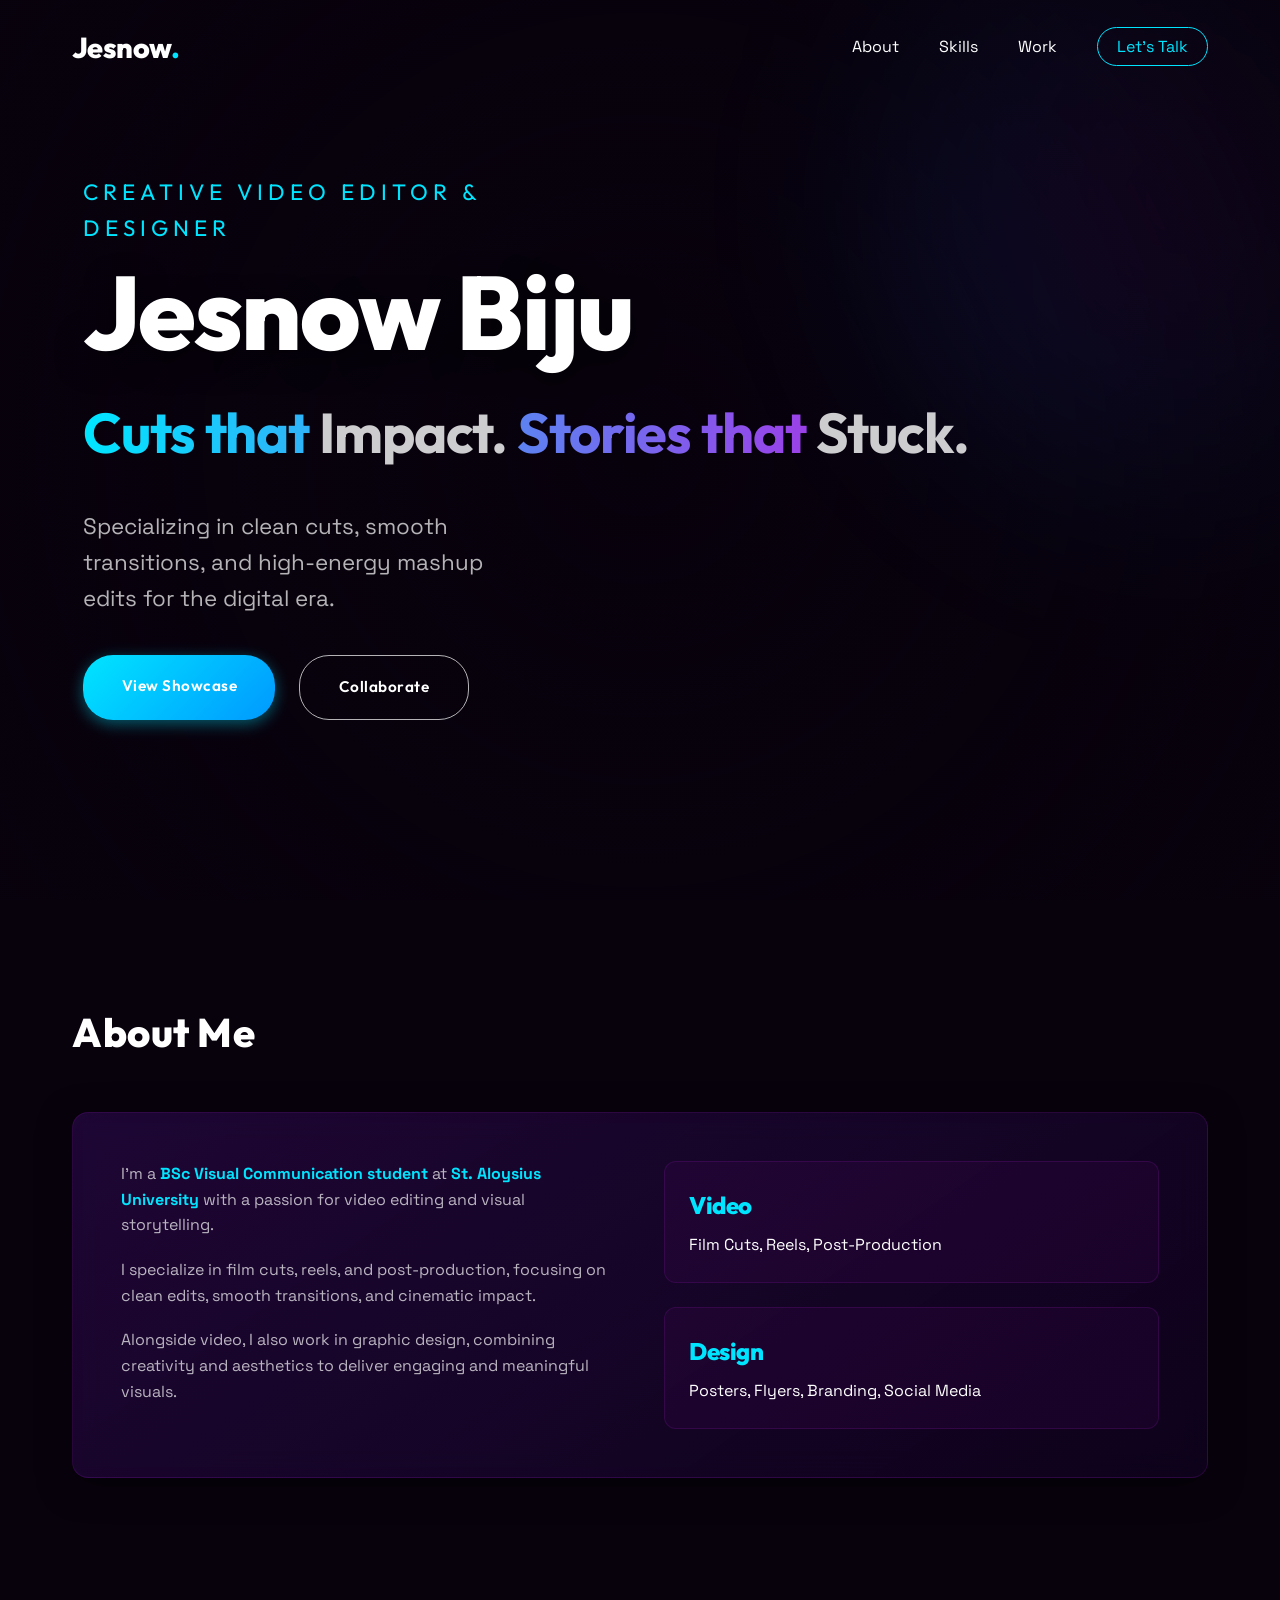
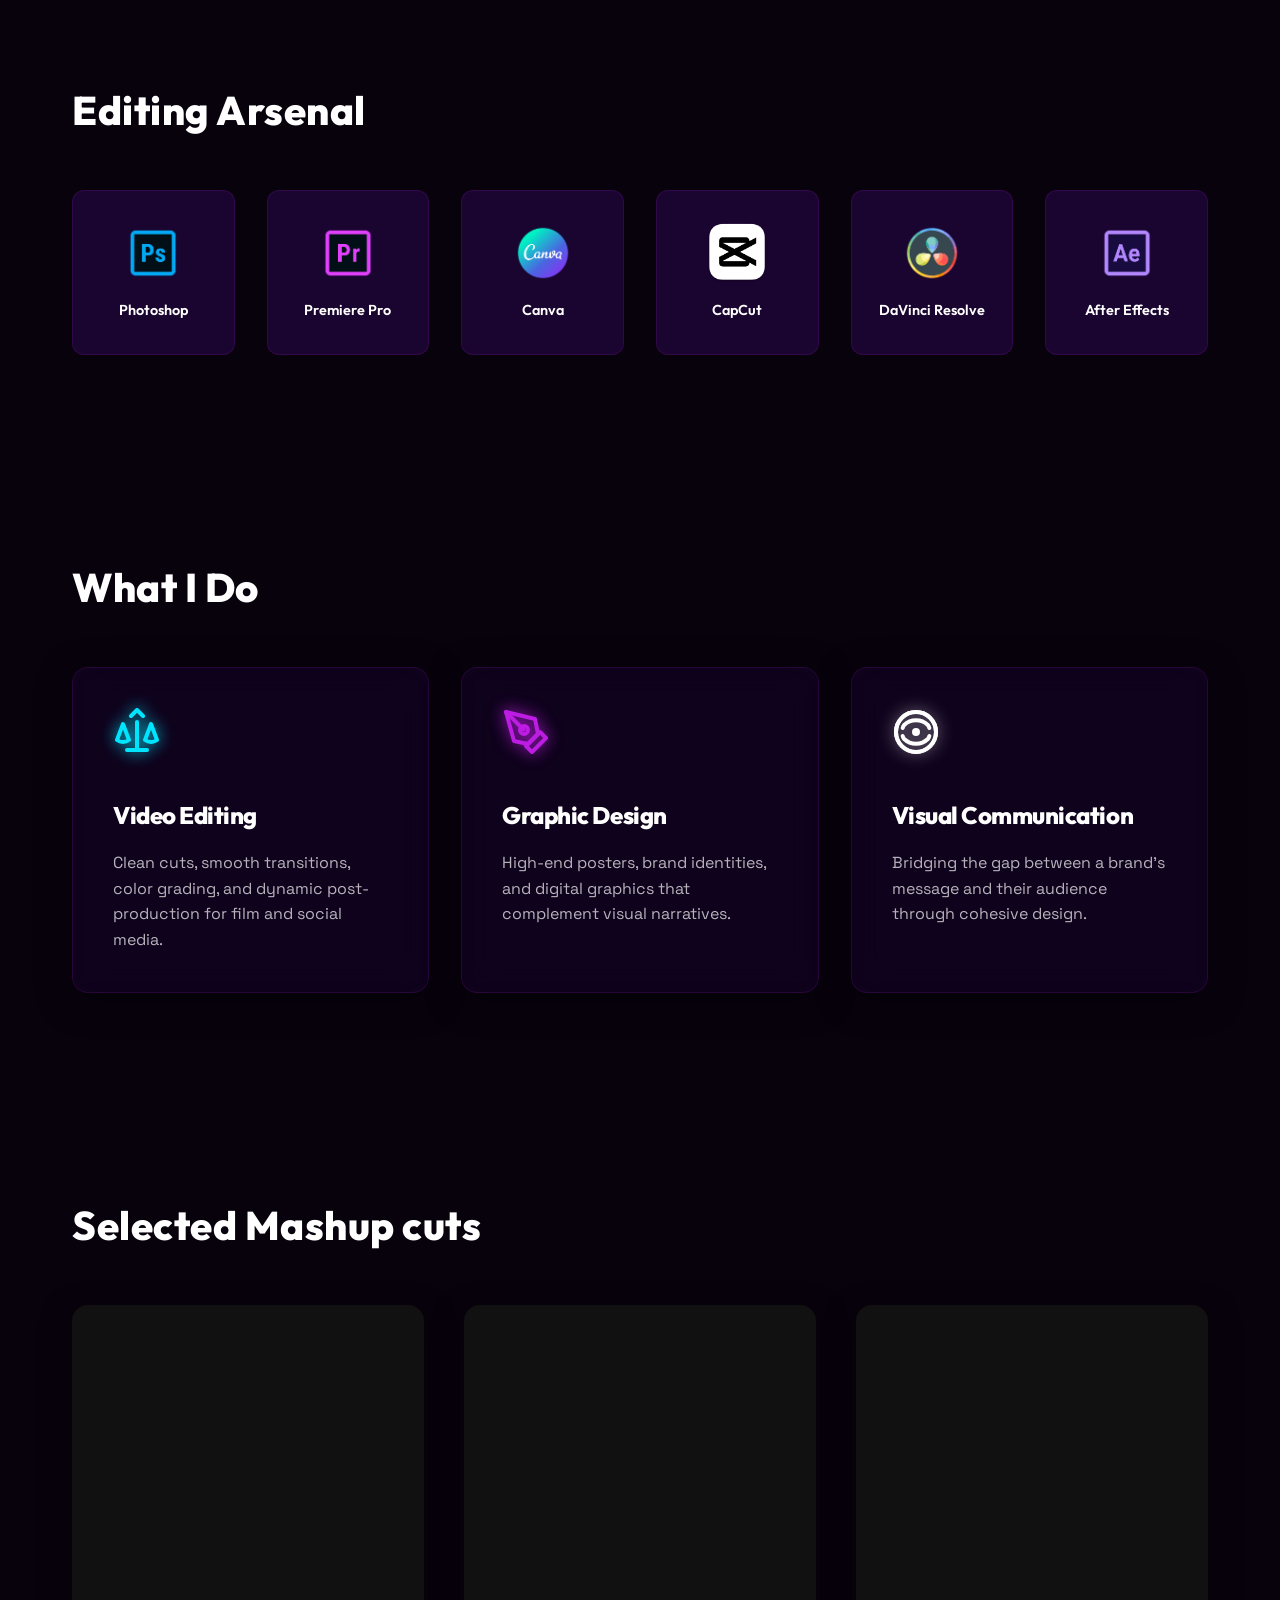
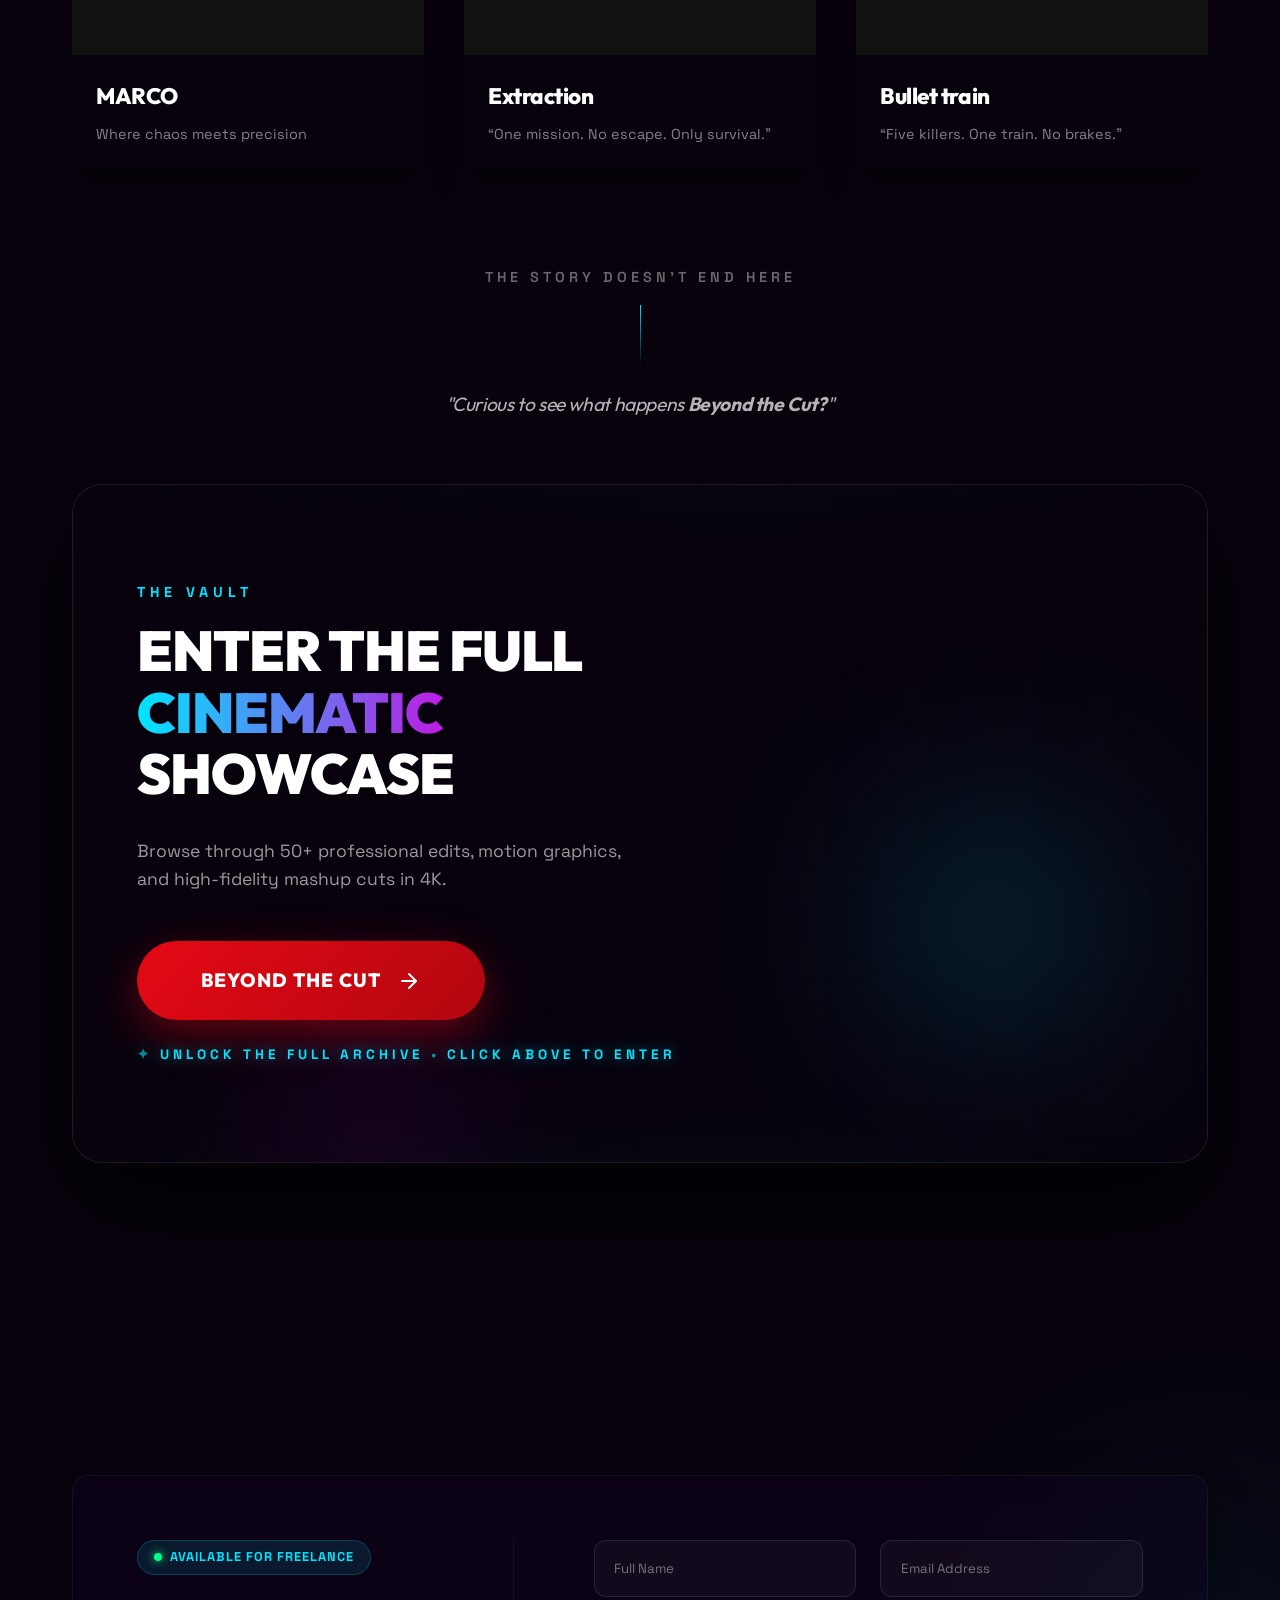
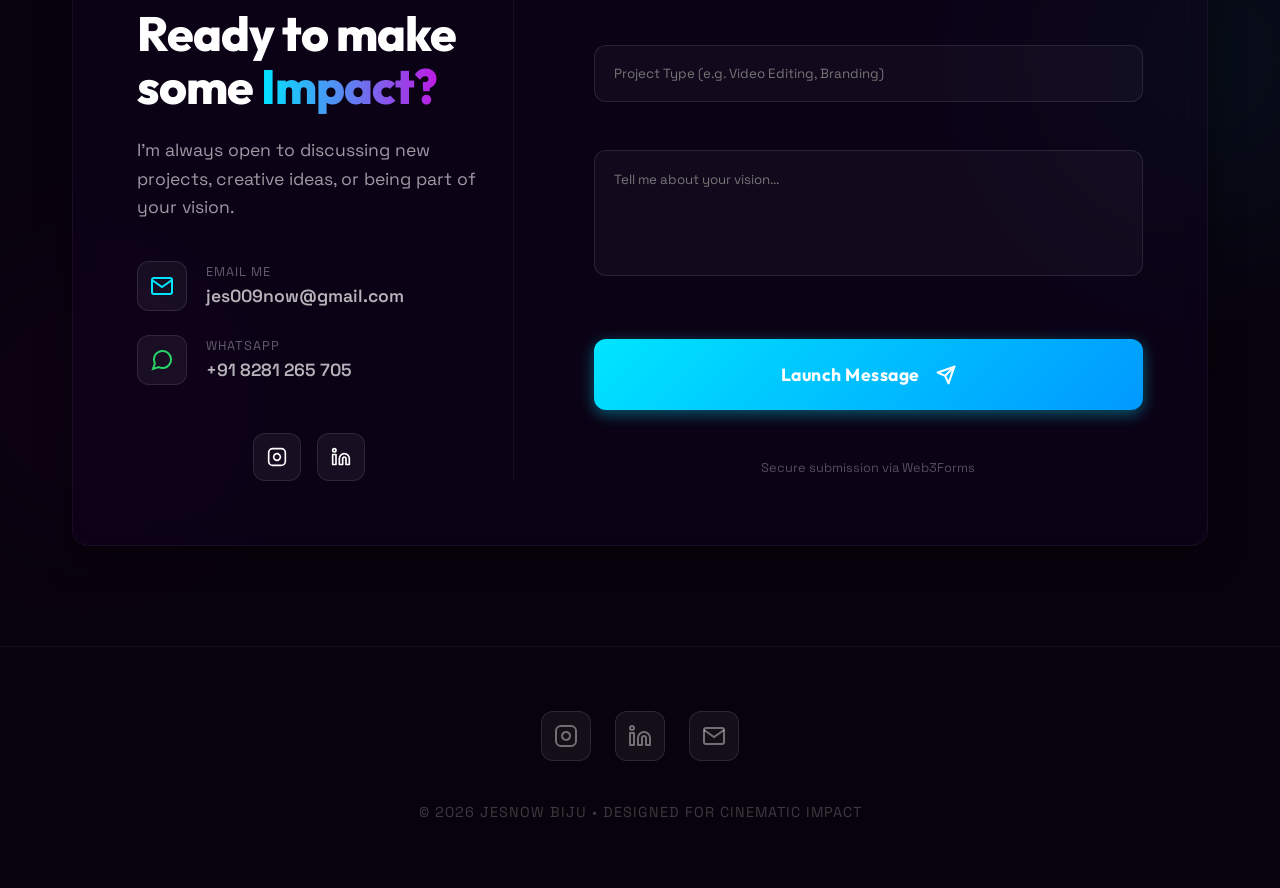
<file: index.html>
<!-- Forced Sync for Header Cleanup -->
<!DOCTYPE html>
<html lang="en">
<head>
    <meta charset="UTF-8">
    <meta name="viewport" content="width=device-width, initial-scale=1.0">
    <title>Jesnow Biju | Creative Portfolio</title>
    <meta name="description" content="Portfolio of Jesnow Biju - Graphic Designer & Video Editor. BSc Visual Communication student at St Aloysius University, Mangalore.">
    <!-- Google Fonts -->
    <link rel="preconnect" href="https://fonts.googleapis.com">
    <link rel="preconnect" href="https://fonts.gstatic.com" crossorigin>
    <link href="https://fonts.googleapis.com/css2?family=Outfit:wght@300;400;600;800&family=Space+Grotesk:wght@400;600;700&display=swap" rel="stylesheet">
    <link rel="stylesheet" href="style.css">
</head>
<body>

    <!-- Navigation -->
    <nav id="navbar">
        <div class="nav-container">
            <a href="#home" class="logo">Jesnow<span>.</span></a>
            <ul class="nav-links">
                <li><a href="#about">About</a></li>
                <li><a href="#skills">Skills</a></li>
                <li><a href="works.html">Work</a></li>
                <li><a href="#contact" class="btn-nav">Let's Talk</a></li>
            </ul>
            <div class="hamburger">
                <span class="bar"></span>
                <span class="bar"></span>
                <span class="bar"></span>
            </div>
        </div>
    </nav>

    <header id="home" class="hero section">
        <div class="video-overlay" style="position: absolute; top:0; left:0; width:100%; height:100%; background: radial-gradient(circle at center, transparent, rgba(8, 2, 13, 0.9)); z-index: 1;"></div>
        <div class="video-bg-wrap" style="position: absolute; top:0; left:0; width:100%; height:100%; overflow: hidden; z-index: 0; filter: blur(5px) scale(1.1); opacity: 0.45;">
            <div class="yt-container bg-loop" data-frame-id="hero-bg-frame" style="position: absolute; top: 0; left: 0; width: 100%; height: 100%; overflow: hidden; pointer-events: none;">
                <iframe src="https://www.youtube.com/embed/6FPeq7QTf-A?enablejsapi=1&autoplay=1&mute=1&loop=1&playlist=6FPeq7QTf-A&controls=0&modestbranding=1&rel=0&vq=hd1080" 
                    style="width: 100%; height: 115%; position: absolute; top: -7.5%; left: 0; border: none; opacity: 0.8;" frameborder="0" allow="autoplay; fullscreen"></iframe>
            </div>
        </div>
        
        <div class="glow-obj"></div>
        
        <div class="container hero-content" style="z-index: 5;">
            <p class="subtitle animate-up" style="font-size: clamp(0.9rem, 2vw, 1.4rem); letter-spacing: clamp(2px, 0.5vw, 5px);">Creative Video Editor & Designer</p>
            <h1 class="hero-name-popup" style="font-size: clamp(3rem, 12vw, 6.5rem); line-height: 1; margin-bottom: clamp(1rem, 2vw, 1.5rem); white-space: nowrap;">Jesnow Biju</h1>
            <h2 class="animate-up delay-1" style="font-size: clamp(1.2rem, 5vw, 3.5rem); white-space: nowrap;">Cuts that <span>Impact.</span> Stories that <span>Stuck.</span></h2>
            <p class="description animate-up delay-2" style="max-width: 750px; font-size: clamp(1rem, 2.5vw, 1.4rem); margin-bottom: clamp(1.5rem, 3vw, 3rem);">Specializing in clean cuts, smooth transitions, and high-energy mashup edits for the digital era.</p>
            <div class="hero-actions animate-up delay-3" style="gap: clamp(1rem, 2vw, 1.5rem);">
                <a href="works.html" class="btn btn-primary" style="padding: clamp(0.8rem, 1.5vw, 1.2rem) clamp(2rem, 3vw, 3rem); font-size: clamp(0.9rem, 1.2vw, 1.1rem);">View Showcase</a>
                <a href="#contact" class="btn btn-secondary" style="padding: clamp(0.8rem, 1.5vw, 1.2rem) clamp(2rem, 3vw, 3rem); font-size: clamp(0.9rem, 1.2vw, 1.1rem);">Collaborate</a>
            </div>
        </div>
    </header>
    
    <!-- 01. About Section -->
    <section id="about" class="about section">
        <div class="container">
            <h2 class="section-title reveal">About Me</h2>
            <div class="about-content grid-2 box-glass reveal delay-1">
                <div class="about-text">
                    <p>I’m a <strong>BSc Visual Communication student</strong> at <strong>St. Aloysius University</strong> with a passion for video editing and visual storytelling.</p>
                    <p>I specialize in film cuts, reels, and post-production, focusing on clean edits, smooth transitions, and cinematic impact.</p>
                    <p>Alongside video, I also work in graphic design, combining creativity and aesthetics to deliver engaging and meaningful visuals.</p>
                </div>
                <div class="about-stats grid-2">
                    <div class="stat-card">
                        <h3>Video</h3>
                        <p>Film Cuts, Reels, Post-Production</p>
                    </div>
                    <div class="stat-card">
                        <h3>Design</h3>
                        <p>Posters, Flyers, Branding, Social Media</p>
                    </div>
                </div>
            </div>
        </div>
    </section>

    <section id="skills" class="skills section">
        <div class="container">
            <h2 class="section-title reveal">Editing Arsenal</h2>
            <div class="skills-grid reveal delay-1">
                <div class="skill-card">
                    <img src="./icons8-adobe-photoshop-1000.png" alt="Adobe Photoshop">
                    <p>Photoshop</p>
                </div>
                <div class="skill-card">
                    <img src="./icons8-adobe-premiere-pro-1000.png" alt="Premiere Pro">
                    <p>Premiere Pro</p>
                </div>
                <div class="skill-card">
                    <img src="./icons8-canva-1000.png" alt="Canva">
                    <p>Canva</p>
                </div>
                <div class="skill-card">
                    <img src="./logosource_capcut-logo-png.png" alt="Capcut">
                    <p>CapCut</p>
                </div>
                <div class="skill-card">
                    <img src="./icons8-davinci-resolve-1000.png" alt="DaVinci Resolve">
                    <p>DaVinci Resolve</p>
                </div>
                <div class="skill-card">
                    <img src="./icons8-adobe-after-effects-1000.png" alt="After Effects">
                    <p>After Effects</p>
                </div>
            </div>
        </div>
    </section>

    <section id="services" class="services section">
        <div class="container">
            <h2 class="section-title reveal">What I Do</h2>
            <div class="services-grid">
                <div class="service-card box-glass reveal">
                    <div class="service-icon" style="margin-bottom: 2rem; color: var(--primary-color);">
                        <svg width="48" height="48" viewBox="0 0 24 24" fill="none" stroke="currentColor" stroke-width="2" stroke-linecap="round" stroke-linejoin="round" style="filter: drop-shadow(0 0 8px #00e5ff);"><path d="m16 16 3-8 3 8c-.87.65-1.92 1-3 1s-2.13-.35-3-1Z"></path><path d="m2 16 3-8 3 8c-.87.65-1.92 1-3 1s-2.13-.35-3-1Z"></path><path d="M7 21h10"></path><path d="M12 21V7"></path><path d="m15 4-3-3-3 3"></path></svg>
                    </div>
                    <h3>Video Editing</h3>
                    <p>Clean cuts, smooth transitions, color grading, and dynamic post-production for film and social media.</p>
                </div>
                <div class="service-card box-glass reveal delay-1">
                    <div class="service-icon" style="margin-bottom: 2rem; color: #bd1ce3;">
                        <svg width="48" height="48" viewBox="0 0 24 24" fill="none" stroke="currentColor" stroke-width="2" stroke-linecap="round" stroke-linejoin="round" style="filter: drop-shadow(0 0 8px #bd1ce3);"><path d="m12 19 7-7 3 3-7 7-3-3Z"></path><path d="m18 13-1.5-7.5L2 2l4 14.5L13 18l5-5Z"></path><path d="m2 2 8.8 8.8"></path><circle cx="11" cy="11" r="2"></circle></svg>
                    </div>
                    <h3>Graphic Design</h3>
                    <p>High-end posters, brand identities, and digital graphics that complement visual narratives.</p>
                </div>
                <div class="service-card box-glass reveal delay-2">
                    <div class="service-icon" style="margin-bottom: 2rem; color: #ffffff;">
                        <svg width="48" height="48" viewBox="0 0 24 24" fill="none" stroke="currentColor" stroke-width="2" stroke-linecap="round" stroke-linejoin="round" style="filter: drop-shadow(0 0 8px rgba(255,255,255,0.5));"><circle cx="12" cy="12" r="1"></circle><path d="M5.33 14c.15.54.4 1.05.74 1.5a8.58 8.58 0 0 0 11.86 0c.34-.45.59-.96.74-1.5"></path><path d="M18.67 10c-.15-.54-.4-1.05-.74-1.5a8.58 8.58 0 0 0-11.86 0c-.34.45-.59.96-.74 1.5"></path><circle cx="12" cy="12" r="10"></circle><path d="M12 2a10 10 0 0 1 10 10 10 10 0 0 1-10 10 10 10 0 0 1-10-10 10 10 0 0 1 10-10"></path></svg>
                    </div>
                    <h3>Visual Communication</h3>
                    <p>Bridging the gap between a brand's message and their audience through cohesive design.</p>
                </div>
            </div>
        </div>
    </section>


        <!-- Projects Section -->
        <section id="projects" class="projects section">
            <div class="container">
                <h2 class="section-title reveal">Selected Mashup cuts</h2>
            <div class="projects-grid">
                <!-- Gallery 1: MARCO -->
                <div class="project-card reveal" onclick="playYTHome(this)" style="cursor: pointer;">
                    <div class="project-img custom-player" data-behavior="hover" style="background: #111; position: relative; height: 350px; overflow: hidden;">
                         <div class="yt-container" data-yt-id="RAO0_nqH4wc" style="width: 100%; height: 100%; position: relative; overflow: hidden;">
                            <div style="position: absolute; top: 0; left: 0; width: 100%; height: 100%; overflow: hidden; pointer-events: none;">
                                <iframe src="https://www.youtube.com/embed/RAO0_nqH4wc?enablejsapi=1&mute=1&loop=1&playlist=RAO0_nqH4wc&controls=0&modestbranding=1&rel=0&vq=hd720" 
                                    style="width: 100%; height: 115%; position: absolute; top: -7.5%; left: 0; border: none;" frameborder="0" allow="autoplay; fullscreen"></iframe>
                            </div>
                            <div class="yt-cover-image" style="position: absolute; top:0; left:0; width:100%; height:100%; z-index: 2; background: url('https://img.youtube.com/vi/RAO0_nqH4wc/maxresdefault.jpg') center/cover no-repeat; transition: opacity 0.6s ease; pointer-events: none;"></div>
                            <div class="yt-click-mask" style="position: absolute; top:0; left:0; width:100%; height:100%; z-index: 3; cursor: pointer;" onclick="playYTHome(this)"></div>
                            
                            <!-- Pro Controls -->
                            <div class="player-controls yt-controls" style="z-index: 5; opacity: 0; transition: opacity 0.3s ease;">
                                <div class="progress-container"><input type="range" class="progress-bar yt-progress" min="0" max="100" value="0" step="0.1"></div>
                                <div class="controls-main">
                                    <div class="controls-left">
                                        <button class="control-btn yt-play-btn" aria-label="Play/Pause">
                                            <svg class="icon-pause" width="20" height="20" viewBox="0 0 24 24" fill="currentColor" style="display: none;"><rect x="6" y="4" width="4" height="16"></rect><rect x="14" y="4" width="4" height="16"></rect></svg>
                                            <svg class="icon-play" width="20" height="20" viewBox="0 0 24 24" fill="currentColor" style="display: block;"><polygon points="5 3 19 12 5 21 5 3"></polygon></svg>
                                        </button>
                                        <div class="volume-container">
                                            <button class="control-btn yt-mute-btn" aria-label="Toggle Mute">
                                                <svg class="icon-muted" width="20" height="20" viewBox="0 0 24 24" fill="none" stroke="currentColor" stroke-width="2" style="display: none;"><polygon points="11 5 6 9 2 9 2 15 6 15 11 19 11 5"></polygon><line x1="23" y1="9" x2="17" y2="15"></line><line x1="17" y1="9" x2="23" y2="15"></line></svg>
                                                <svg class="icon-unmuted" width="20" height="20" viewBox="0 0 24 24" fill="none" stroke="currentColor" stroke-width="2" style="display: block;"><polygon points="11 5 6 9 2 9 2 15 6 15 11 19 11 5"></polygon><path d="M19.07 4.93a10 10 0 0 1 0 14.14M15.54 8.46a5 5 0 0 1 0 7.07"></path></svg>
                                            </button>
                                            <input type="range" class="volume-slider yt-volume-slider" min="0" max="100" step="1" value="100">
                                        </div>
                                        <div class="inline-quality-selector" style="display: flex; align-items: center; gap: 6px; margin-left: 15px; background: rgba(255,255,255,0.05); padding: 4px; border-radius: 20px;">
                                            <button class="quality-option" data-vq="highres" style="background: transparent; border: none; color: white; opacity: 0.5; font-weight: 700; font-size: 11px; cursor: pointer; padding: 4px 10px; border-radius: 12px; transition: all 0.2s ease;">2160p</button>
                                            <button class="quality-option" data-vq="hd1080" style="background: transparent; border: none; color: white; opacity: 0.5; font-weight: 700; font-size: 11px; cursor: pointer; padding: 4px 10px; border-radius: 12px; transition: all 0.2s ease;">1080p</button>
                                            <button class="quality-option active" data-vq="hd720" style="background: white; border: none; color: black; opacity: 1; font-weight: 800; font-size: 11px; cursor: pointer; padding: 4px 10px; border-radius: 12px; transition: all 0.2s ease; box-shadow: 0 0 10px rgba(255,255,255,0.2);">720p</button>
                                        </div>
                                        <div class="time-display" style="margin-left: 15px;"><span class="current-time">0:00</span> / <span class="duration">0:00</span></div>
                                    </div>
                                    <div class="quality-info-msg" style="font-size: 10px; color: #ffffff; opacity: 1; transition: opacity 1.5s ease; flex-grow: 1; text-align: center; letter-spacing: 0.5px; font-weight: 700;">
                                        “Video quality will automatically adjust to maximum within a few seconds based on your connection.”
                                    </div>
                                    <div class="controls-right">
                                        <button class="control-btn fullscreen-btn" aria-label="Fullscreen" onclick="window.toggleFSHome(this, event)"><svg width="20" height="20" viewBox="0 0 24 24" fill="none" stroke="currentColor" stroke-width="2"><path d="M8 3H5a2 2 0 0 0-2 2v3m18 0V5a2 2 0 0 0-2-2h-3m0 18h3a2 2 0 0 0 2-2v-3M3 16v3a2 2 0 0 0 2 2h3"></path></svg></button>
                                    </div>
                                </div>
                            </div>
                         </div>
                    </div>
                    <div style="padding: 1.5rem;">
                        <h3 style="font-size: 1.4rem; margin-bottom: 0.5rem;">MARCO</h3>
                        <p style="color: rgba(255,255,255,0.5); font-size: 0.9rem;">Where chaos meets precision</p>
                    </div>
                </div>

                <!-- Gallery 2: Extraction -->
                <div class="project-card reveal delay-1" onclick="playYTHome(this)" style="cursor: pointer;">
                    <div class="project-img custom-player" data-behavior="hover" style="background: #111; position: relative; height: 350px; overflow: hidden;">
                         <div class="yt-container" data-yt-id="9FDrKlWOojs" style="width: 100%; height: 100%; position: relative; overflow: hidden;">
                            <div style="position: absolute; top: 0; left: 0; width: 100%; height: 100%; overflow: hidden; pointer-events: none;">
                                <iframe src="https://www.youtube.com/embed/9FDrKlWOojs?enablejsapi=1&mute=1&loop=1&playlist=9FDrKlWOojs&controls=0&modestbranding=1&rel=0&vq=hd720" 
                                    style="width: 100%; height: 115%; position: absolute; top: -7.5%; left: 0; border: none;" frameborder="0" allow="autoplay; fullscreen"></iframe>
                            </div>
                            <div class="yt-cover-image" style="position: absolute; top:0; left:0; width:100%; height:100%; z-index: 2; background: url('https://img.youtube.com/vi/9FDrKlWOojs/maxresdefault.jpg') center/cover no-repeat; transition: opacity 0.6s ease; pointer-events: none;"></div>
                            <div class="yt-click-mask" style="position: absolute; top:0; left:0; width:100%; height:100%; z-index: 3; cursor: pointer;" onclick="playYTHome(this)"></div>

                            <!-- Pro Controls -->
                            <div class="player-controls yt-controls" style="z-index: 5; opacity: 0; transition: opacity 0.3s ease;">
                                <div class="progress-container"><input type="range" class="progress-bar yt-progress" min="0" max="100" value="0" step="0.1"></div>
                                <div class="controls-main">
                                    <div class="controls-left">
                                        <button class="control-btn yt-play-btn" aria-label="Play/Pause">
                                            <svg class="icon-pause" width="20" height="20" viewBox="0 0 24 24" fill="currentColor" style="display: none;"><rect x="6" y="4" width="4" height="16"></rect><rect x="14" y="4" width="4" height="16"></rect></svg>
                                            <svg class="icon-play" width="20" height="20" viewBox="0 0 24 24" fill="currentColor" style="display: block;"><polygon points="5 3 19 12 5 21 5 3"></polygon></svg>
                                        </button>
                                        <div class="volume-container">
                                            <button class="control-btn yt-mute-btn" aria-label="Toggle Mute">
                                                <svg class="icon-muted" width="20" height="20" viewBox="0 0 24 24" fill="none" stroke="currentColor" stroke-width="2" style="display: none;"><polygon points="11 5 6 9 2 9 2 15 6 15 11 19 11 5"></polygon><line x1="23" y1="9" x2="17" y2="15"></line><line x1="17" y1="9" x2="23" y2="15"></line></svg>
                                                <svg class="icon-unmuted" width="20" height="20" viewBox="0 0 24 24" fill="none" stroke="currentColor" stroke-width="2" style="display: block;"><polygon points="11 5 6 9 2 9 2 15 6 15 11 19 11 5"></polygon><path d="M19.07 4.93a10 10 0 0 1 0 14.14M15.54 8.46a5 5 0 0 1 0 7.07"></path></svg>
                                            </button>
                                            <input type="range" class="volume-slider yt-volume-slider" min="0" max="100" step="1" value="100">
                                        </div>
                                        <div class="inline-quality-selector" style="display: flex; align-items: center; gap: 6px; margin-left: 15px; background: rgba(255,255,255,0.05); padding: 4px; border-radius: 20px;">
                                            <button class="quality-option" data-vq="highres" style="background: transparent; border: none; color: white; opacity: 0.5; font-weight: 700; font-size: 11px; cursor: pointer; padding: 4px 10px; border-radius: 12px; transition: all 0.2s ease;">2160p</button>
                                            <button class="quality-option" data-vq="hd1080" style="background: transparent; border: none; color: white; opacity: 0.5; font-weight: 700; font-size: 11px; cursor: pointer; padding: 4px 10px; border-radius: 12px; transition: all 0.2s ease;">1080p</button>
                                            <button class="quality-option active" data-vq="hd720" style="background: white; border: none; color: black; opacity: 1; font-weight: 800; font-size: 11px; cursor: pointer; padding: 4px 10px; border-radius: 12px; transition: all 0.2s ease; box-shadow: 0 0 10px rgba(255,255,255,0.2);">720p</button>
                                        </div>
                                        <div class="time-display" style="margin-left: 15px;"><span class="current-time">0:00</span> / <span class="duration">0:00</span></div>
                                    </div>
                                    <div class="quality-info-msg" style="font-size: 10px; color: #ffffff; opacity: 1; transition: opacity 1.5s ease; flex-grow: 1; text-align: center; letter-spacing: 0.5px; font-weight: 700;">
                                        “Video quality will automatically adjust to maximum within a few seconds based on your connection.”
                                    </div>
                                    <div class="controls-right">
                                        <button class="control-btn fullscreen-btn" aria-label="Fullscreen"><svg width="20" height="20" viewBox="0 0 24 24" fill="none" stroke="currentColor" stroke-width="2"><path d="M8 3H5a2 2 0 0 0-2 2v3m18 0V5a2 2 0 0 0-2-2h-3m0 18h3a2 2 0 0 0 2-2v-3M3 16v3a2 2 0 0 0 2 2h3"></path></svg></button>
                                    </div>
                                </div>
                            </div>
                         </div>
                    </div>
                    <div style="padding: 1.5rem;">
                        <h3 style="font-size: 1.4rem; margin-bottom: 0.5rem;">Extraction</h3>
                        <p style="color: rgba(255,255,255,0.5); font-size: 0.9rem;">“One mission. No escape. Only survival.”</p>
                    </div>
                </div>

                <!-- Gallery 3: Bullet train -->
                <div class="project-card reveal delay-2" onclick="playYTHome(this)" style="cursor: pointer;">
                    <div class="project-img custom-player" data-behavior="hover" style="background: #111; position: relative; height: 350px; overflow: hidden;">
                         <div class="yt-container" data-yt-id="84IrieuQCng" style="width: 100%; height: 100%; position: relative; overflow: hidden;">
                            <div style="position: absolute; top: 0; left: 0; width: 100%; height: 100%; overflow: hidden; pointer-events: none;">
                                <iframe src="https://www.youtube.com/embed/84IrieuQCng?enablejsapi=1&mute=1&loop=1&playlist=84IrieuQCng&controls=0&modestbranding=1&rel=0&vq=hd720" 
                                    style="width: 100%; height: 115%; position: absolute; top: -7.5%; left: 0; border: none;" frameborder="0" allow="autoplay; fullscreen"></iframe>
                            </div>
                            <div class="yt-cover-image" style="position: absolute; top:0; left:0; width:100%; height:100%; z-index: 2; background: url('https://img.youtube.com/vi/84IrieuQCng/maxresdefault.jpg') center/cover no-repeat; transition: opacity 0.6s ease; pointer-events: none;"></div>
                            <div class="yt-click-mask" style="position: absolute; top:0; left:0; width:100%; height:100%; z-index: 3; cursor: pointer;" onclick="playYTHome(this)"></div>

                            <!-- Pro Controls -->
                            <div class="player-controls yt-controls" style="z-index: 5; opacity: 0; transition: opacity 0.3s ease;">
                                <div class="progress-container"><input type="range" class="progress-bar yt-progress" min="0" max="100" value="0" step="0.1"></div>
                                <div class="controls-main">
                                    <div class="controls-left">
                                        <button class="control-btn yt-play-btn" aria-label="Play/Pause">
                                            <svg class="icon-pause" width="20" height="20" viewBox="0 0 24 24" fill="currentColor" style="display: none;"><rect x="6" y="4" width="4" height="16"></rect><rect x="14" y="4" width="4" height="16"></rect></svg>
                                            <svg class="icon-play" width="20" height="20" viewBox="0 0 24 24" fill="currentColor" style="display: block;"><polygon points="5 3 19 12 5 21 5 3"></polygon></svg>
                                        </button>
                                        <div class="volume-container">
                                            <button class="control-btn yt-mute-btn" aria-label="Toggle Mute">
                                                <svg class="icon-muted" width="20" height="20" viewBox="0 0 24 24" fill="none" stroke="currentColor" stroke-width="2" style="display: none;"><polygon points="11 5 6 9 2 9 2 15 6 15 11 19 11 5"></polygon><line x1="23" y1="9" x2="17" y2="15"></line><line x1="17" y1="9" x2="23" y2="15"></line></svg>
                                                <svg class="icon-unmuted" width="20" height="20" viewBox="0 0 24 24" fill="none" stroke="currentColor" stroke-width="2" style="display: block;"><polygon points="11 5 6 9 2 9 2 15 6 15 11 19 11 5"></polygon><path d="M19.07 4.93a10 10 0 0 1 0 14.14M15.54 8.46a5 5 0 0 1 0 7.07"></path></svg>
                                            </button>
                                            <input type="range" class="volume-slider yt-volume-slider" min="0" max="100" step="1" value="100">
                                        </div>
                                        <div class="inline-quality-selector" style="display: flex; align-items: center; gap: 6px; margin-left: 15px; background: rgba(255,255,255,0.05); padding: 4px; border-radius: 20px;">
                                            <button class="quality-option" data-vq="highres" style="background: transparent; border: none; color: white; opacity: 0.5; font-weight: 700; font-size: 11px; cursor: pointer; padding: 4px 10px; border-radius: 12px; transition: all 0.2s ease;">2160p</button>
                                            <button class="quality-option" data-vq="hd1080" style="background: transparent; border: none; color: white; opacity: 0.5; font-weight: 700; font-size: 11px; cursor: pointer; padding: 4px 10px; border-radius: 12px; transition: all 0.2s ease;">1080p</button>
                                            <button class="quality-option active" data-vq="hd720" style="background: white; border: none; color: black; opacity: 1; font-weight: 800; font-size: 11px; cursor: pointer; padding: 4px 10px; border-radius: 12px; transition: all 0.2s ease; box-shadow: 0 0 10px rgba(255,255,255,0.2);">720p</button>
                                        </div>
                                        <div class="time-display" style="margin-left: 15px;"><span class="current-time">0:00</span> / <span class="duration">0:00</span></div>
                                    </div>
                                    <div class="quality-info-msg" style="font-size: 10px; color: #ffffff; opacity: 1; transition: opacity 1.5s ease; flex-grow: 1; text-align: center; letter-spacing: 0.5px; font-weight: 700;">
                                        “Video quality will automatically adjust to maximum within a few seconds based on your connection.”
                                    </div>
                                    <div class="controls-right">
                                        <button class="control-btn fullscreen-btn" aria-label="Fullscreen"><svg width="20" height="20" viewBox="0 0 24 24" fill="none" stroke="currentColor" stroke-width="2"><path d="M8 3H5a2 2 0 0 0-2 2v3m18 0V5a2 2 0 0 0-2-2h-3m0 18h3a2 2 0 0 0 2-2v-3M3 16v3a2 2 0 0 0 2 2h3"></path></svg></button>
                                    </div>
                                </div>
                            </div>
                         </div>
                    </div>
                    <div style="padding: 1.5rem;">
                        <h3 style="font-size: 1.4rem; margin-bottom: 0.5rem;">Bullet train</h3>
                        <p style="color: rgba(255,255,255,0.5); font-size: 0.9rem;">“Five killers. One train. No brakes.”</p>
                    </div>
                </div>

            </div>
            
            
            <!-- Scroll Hint / Inspiration -->
            <div class="scroll-inspiration reveal" style="text-align: center; margin-top: 6rem; margin-bottom: -4rem;">
                <p style="color: rgba(255,255,255,0.4); font-size: 0.9rem; text-transform: uppercase; letter-spacing: 4px; font-weight: 600; margin-bottom: 1rem;">The story doesn't end here</p>
                <div style="width: 1px; height: 60px; background: linear-gradient(to bottom, var(--primary-color), transparent); margin: 0 auto;"></div>
                <h3 style="margin-top: 1.5rem; font-size: 1.2rem; font-weight: 400; color: rgba(255,255,255,0.7); font-style: italic;">"Curious to see what happens <strong>Beyond the Cut?</strong>"</h3>
            </div>

            <a href="works.html" class="showcase-portal reveal" style="display: block; margin-top: 8rem; position: relative; border-radius: 30px; overflow: hidden; border: 1px solid rgba(255,255,255,0.1); background: rgba(8, 2, 13, 0.4); backdrop-filter: blur(10px); box-shadow: 0 40px 100px rgba(0,0,0,0.9), inset 0 0 80px rgba(0, 229, 255, 0.05); text-decoration: none; color: inherit;">
                <!-- YouTube Montage Background -->
                <div class="yt-container bg-loop" data-frame-id="portal-bg-frame" style="position: absolute; top: 0; left: 0; width: 100%; height: 100%; overflow: hidden; pointer-events: none; opacity: 0.4;">
                    <iframe src="https://www.youtube.com/embed/e9fVDeoYKqI?enablejsapi=1&autoplay=1&mute=1&loop=1&playlist=e9fVDeoYKqI&controls=0&modestbranding=1&rel=0&vq=hd720" 
                        style="width: 100%; height: 115%; position: absolute; top: -7.5%; left: 0; border: none;" frameborder="0" allow="autoplay; fullscreen"></iframe>
                </div>
                <div style="position: absolute; top:0; left:0; width:100%; height:100%; background: linear-gradient(90deg, rgba(8,2,13,0.95) 0%, transparent 60%, rgba(8,2,13,0.95) 100%);"></div>
                
                <div class="portal-content" style="position: relative; z-index: 10; padding: 6rem 4rem; display: flex; flex-direction: column; align-items: flex-start; justify-content: center; min-height: 400px;">
                    <p style="color: var(--primary-color); text-transform: uppercase; letter-spacing: 5px; font-weight: 700; margin-bottom: 1rem; font-size: 0.9rem;">The Vault</p>
                    <h2 style="font-size: 3.5rem; font-weight: 900; margin-bottom: 2rem; max-width: 600px; line-height: 1.1; text-transform: uppercase; font-family: var(--font-heading);">Enter the full <span style="background: linear-gradient(to right, #00e5ff, #bd1ce3); -webkit-background-clip: text; background-clip: text; -webkit-text-fill-color: transparent;">Cinematic</span> Showcase</h2>
                    <p style="max-width: 500px; font-size: 1.1rem; color: rgba(255,255,255,0.6); margin-bottom: 3rem;">Browse through 50+ professional edits, motion graphics, and high-fidelity mashup cuts in 4K.</p>
                    <div class="btn btn-primary" style="padding: 1.5rem 4rem; border-radius: 40px; background: linear-gradient(135deg, #e50914, #b20710); border: none; font-size: 1.2rem; font-weight: 800; letter-spacing: 1px; box-shadow: 0 15px 45px rgba(229,9,20,0.4); display: flex; align-items: center; gap: 1rem; transition: all 0.4s cubic-bezier(0.175, 0.885, 0.32, 1.275);">
                        BEYOND THE CUT 
                        <svg width="24" height="24" viewBox="0 0 24 24" fill="none" stroke="currentColor" stroke-width="2" stroke-linecap="round" stroke-linejoin="round"><line x1="5" y1="12" x2="19" y2="12"></line><polyline points="12 5 19 12 12 19"></polyline></svg>
                    </div>
                    <p style="margin-top: 1.5rem; font-size: 0.85rem; color: #00e5ff; text-transform: uppercase; letter-spacing: 4px; font-weight: 800; text-shadow: 0 0 15px rgba(0, 229, 255, 0.6); animation: pulse-glow 2s infinite ease-in-out;">
                        <span style="opacity: 0.6;">✦</span> UNLOCK THE FULL ARCHIVE <span style="opacity: 0.6;">•</span> CLICK ABOVE TO ENTER
                    </p>
                </div>

                <!-- Floating Particles Decor -->
                <div style="position: absolute; right: 10%; top: 50%; width: 200px; height: 200px; background: var(--primary-color); filter: blur(100px); opacity: 0.2; pointer-events: none;"></div>
                <div style="position: absolute; left: 20%; bottom: -50px; width: 150px; height: 150px; background: #bd1ce3; filter: blur(80px); opacity: 0.15; pointer-events: none;"></div>
            </a>
        </div>
    </section>

    <!-- Contact Section -->
    <section id="contact" class="contact section" style="position: relative; overflow: hidden;">
        <!-- Background Ambient Glows -->
        <div style="position: absolute; top: 20%; right: -10%; width: 400px; height: 400px; background: radial-gradient(circle, var(--primary-color) 0%, transparent 70%); filter: blur(120px); opacity: 0.15; pointer-events: none; z-index: 1;"></div>
        <div style="position: absolute; bottom: 10%; left: -5%; width: 300px; height: 300px; background: radial-gradient(circle, var(--secondary-color) 0%, transparent 70%); filter: blur(100px); opacity: 0.1; pointer-events: none; z-index: 1;"></div>

        <div class="container" style="position: relative; z-index: 10;">
            <h2 class="section-title reveal">Let's Create</h2>
            <div class="contact-wrapper box-glass reveal delay-1" style="background: rgba(18, 3, 36, 0.4); border: 1px solid rgba(255,255,255,0.05); overflow: hidden;">
                <div class="contact-info" style="padding-right: 2rem; border-right: 1px solid rgba(255,255,255,0.05);">
                    <div class="availability-badge" style="display: inline-flex; align-items: center; gap: 0.5rem; background: rgba(0, 229, 255, 0.1); border: 1px solid rgba(0, 229, 255, 0.2); color: var(--primary-color); padding: 0.4rem 1rem; border-radius: 20px; font-size: clamp(0.7rem, 1.5vw, 0.8rem); font-weight: 700; margin-bottom: 2rem; text-transform: uppercase; letter-spacing: 1px;">
                        <span style="width: 8px; height: 8px; background: #00ff88; border-radius: 50%; box-shadow: 0 0 10px #00ff88;"></span>
                        Available for Freelance
                    </div>
                    <h3 style="font-size: clamp(2rem, 6vw, 3rem); margin-bottom: 1.5rem; line-height: 1.1;">Ready to make some <span>Impact?</span></h3>
                    <p style="font-size: clamp(0.95rem, 2vw, 1.1rem); color: rgba(255,255,255,0.6); margin-bottom: 2.5rem;">I'm always open to discussing new projects, creative ideas, or being part of your vision.</p>
                    
                    <div class="contact-methods" style="display: flex; flex-direction: column; gap: 1.5rem; margin-bottom: 3rem;">
                        <a href="mailto:jes009now@gmail.com" class="contact-method-item" style="display: flex; align-items: center; gap: 1.2rem; transition: transform 0.3s ease;">
                            <div style="width: 50px; height: 50px; background: rgba(255,255,255,0.05); border-radius: 12px; display: flex; align-items: center; justify-content: center; border: 1px solid rgba(255,255,255,0.1);">
                                <svg width="24" height="24" viewBox="0 0 24 24" fill="none" stroke="var(--primary-color)" stroke-width="2"><path d="M4 4h16c1.1 0 2 .9 2 2v12c0 1.1-.9 2-2 2H4c-1.1 0-2-.9-2-2V6c0-1.1.9-2 2-2z"></path><polyline points="22,6 12,13 2,6"></polyline></svg>
                            </div>
                            <div>
                                <p style="font-size: 0.8rem; margin: 0; opacity: 0.5; text-transform: uppercase; letter-spacing: 1px;">Email Me</p>
                                <p style="font-size: 1.1rem; margin: 0; font-weight: 600;">jes009now@gmail.com</p>
                            </div>
                        </a>
                        <a href="https://wa.me/+918281265705" target="_blank" class="contact-method-item" style="display: flex; align-items: center; gap: 1.2rem; transition: transform 0.3s ease;">
                            <div style="width: 50px; height: 50px; background: rgba(255,255,255,0.05); border-radius: 12px; display: flex; align-items: center; justify-content: center; border: 1px solid rgba(255,255,255,0.1);">
                                <svg width="24" height="24" viewBox="0 0 24 24" fill="none" stroke="#25D366" stroke-width="2"><path d="M21 11.5a8.38 8.38 0 0 1-.9 3.8 8.5 8.5 0 0 1-7.6 4.7 8.38 8.38 0 0 1-3.8-.9L3 21l1.9-5.7a8.38 8.38 0 0 1-.9-3.8 8.5 8.5 0 0 1 4.7-7.6 8.38 8.38 0 0 1 3.8-.9h.5a8.48 8.48 0 0 1 8 8v.5z"></path></svg>
                            </div>
                            <div>
                                <p style="font-size: 0.8rem; margin: 0; opacity: 0.5; text-transform: uppercase; letter-spacing: 1px;">WhatsApp</p>
                                <p style="font-size: 1.1rem; margin: 0; font-weight: 600;">+91 8281 265 705</p>
                            </div>
                        </a>
                    </div>

                    <div class="social-links" style="display: flex; gap: 1rem;">
                        <a href="https://www.instagram.com/mr.__snow?igsh=aTFkNWhvbWl4YnEy" target="_blank" aria-label="Instagram" style="width: 48px; height: 48px; background: rgba(255,255,255,0.05); border: 1px solid rgba(255,255,255,0.1); border-radius: 12px; display: flex; align-items: center; justify-content: center; transition: all 0.3s ease;">
                            <svg width="20" height="20" viewBox="0 0 24 24" fill="none" stroke="currentColor" stroke-width="2"><rect x="2" y="2" width="20" height="20" rx="5" ry="5"></rect><path d="M16 11.37A4 4 0 1 1 12.63 8 4 4 0 0 1 16 11.37z"></path><line x1="17.5" y1="6.5" x2="17.51" y2="6.5"></line></svg>
                        </a>
                        <a href="https://www.linkedin.com/in/jesnow-biju-2353a9286" target="_blank" aria-label="LinkedIn" style="width: 48px; height: 48px; background: rgba(255,255,255,0.05); border: 1px solid rgba(255,255,255,0.1); border-radius: 12px; display: flex; align-items: center; justify-content: center; transition: all 0.3s ease;">
                            <svg width="20" height="20" viewBox="0 0 24 24" fill="none" stroke="currentColor" stroke-width="2" stroke-linecap="round" stroke-linejoin="round"><path d="M16 8a6 6 0 0 1 6 6v7h-4v-7a2 2 0 0 0-2-2 2 2 0 0 0-2 2v7h-4v-7a6 6 0 0 1 6-6z"></path><rect x="2" y="9" width="4" height="12"></rect><circle cx="4" cy="4" r="2"></circle></svg>
                        </a>
                    </div>
                </div>

                <form class="contact-form" action="https://api.web3forms.com/submit" method="POST" style="padding-left: 1rem;">
                    <input type="hidden" name="access_key" value="a661877e-fb39-465c-82a2-9839d8939d41">
                    <!-- Web3Forms Configuration -->
                    <input type="hidden" name="from_name" value="Jesnow Portfolio">
                    <input type="hidden" name="subject" value="New Inquiry from Cinematic Portfolio">
                    
                    <div style="display: grid; grid-template-columns: 1fr 1fr; gap: 1.5rem; margin-bottom: 1.5rem;">
                        <div class="input-group">
                            <input type="text" name="name" required placeholder="Full Name" style="background: rgba(255,255,255,0.03); border: 1px solid rgba(255,255,255,0.1); padding: 1.2rem; border-radius: 12px; transition: all 0.3s ease;">
                        </div>
                        <div class="input-group">
                            <input type="email" name="email" required placeholder="Email Address" style="background: rgba(255,255,255,0.03); border: 1px solid rgba(255,255,255,0.1); padding: 1.2rem; border-radius: 12px; transition: all 0.3s ease;">
                        </div>
                    </div>
                    <div class="input-group" style="margin-bottom: 1.5rem;">
                        <input type="text" name="subject_text" placeholder="Project Type (e.g. Video Editing, Branding)" style="background: rgba(255,255,255,0.03); border: 1px solid rgba(255,255,255,0.1); padding: 1.2rem; border-radius: 12px; transition: all 0.3s ease; width: 100%;">
                    </div>
                    <div class="input-group" style="margin-bottom: 2rem;">
                        <textarea name="message" rows="5" required placeholder="Tell me about your vision..." style="background: rgba(255,255,255,0.03); border: 1px solid rgba(255,255,255,0.1); padding: 1.2rem; border-radius: 12px; transition: all 0.3s ease; width: 100%; resize: none;"></textarea>
                    </div>
                    <button type="submit" class="btn btn-primary" style="width: 100%; padding: 1.5rem; border-radius: 12px; font-size: 1.1rem; font-weight: 700; display: flex; align-items: center; justify-content: center; gap: 1rem; transition: all 0.4s cubic-bezier(0.175, 0.885, 0.32, 1.275);">
                        Launch Message
                        <svg width="20" height="20" viewBox="0 0 24 24" fill="none" stroke="currentColor" stroke-width="2.5" stroke-linecap="round" stroke-linejoin="round"><line x1="22" y1="2" x2="11" y2="13"></line><polygon points="22 2 15 22 11 13 2 9 22 2"></polygon></svg>
                    </button>
                    <p style="text-align: center; margin-top: 1.5rem; font-size: 0.8rem; color: rgba(255,255,255,0.3);">Secure submission via Web3Forms</p>
                </form>
            </div>
        </div>
    </section>

    <footer style="padding: 4rem 0; border-top: 1px solid rgba(255,255,255,0.05); background: rgba(8, 2, 13, 0.5);">
        <div class="container" style="text-align: center;">
            <div class="footer-socials" style="display: flex; justify-content: center; gap: 1.5rem; margin-bottom: 2.5rem;">
                <a href="https://www.instagram.com/mr.__snow?igsh=aTFkNWhvbWl4YnEy" target="_blank" aria-label="Instagram" style="width: 50px; height: 50px; background: rgba(255,255,255,0.05); border: 1px solid rgba(255,255,255,0.1); border-radius: 12px; display: flex; align-items: center; justify-content: center; transition: all 0.3s ease; color: rgba(255,255,255,0.4);">
                    <svg width="24" height="24" viewBox="0 0 24 24" fill="none" stroke="currentColor" stroke-width="2"><rect x="2" y="2" width="20" height="20" rx="5" ry="5"></rect><path d="M16 11.37A4 4 0 1 1 12.63 8 4 4 0 0 1 16 11.37z"></path><line x1="17.5" y1="6.5" x2="17.51" y2="6.5"></line></svg>
                </a>
                <a href="https://www.linkedin.com/in/jesnow-biju-2353a9286" target="_blank" aria-label="LinkedIn" id="linkedin-link" style="width: 50px; height: 50px; background: rgba(255,255,255,0.05); border: 1px solid rgba(255,255,255,0.1); border-radius: 12px; display: flex; align-items: center; justify-content: center; transition: all 0.3s ease; color: rgba(255,255,255,0.4);">
                    <svg width="24" height="24" viewBox="0 0 24 24" fill="none" stroke="currentColor" stroke-width="2" stroke-linecap="round" stroke-linejoin="round"><path d="M16 8a6 6 0 0 1 6 6v7h-4v-7a2 2 0 0 0-2-2 2 2 0 0 0-2 2v7h-4v-7a6 6 0 0 1 6-6z"></path><rect x="2" y="9" width="4" height="12"></rect><circle cx="4" cy="4" r="2"></circle></svg>
                </a>
                <a href="mailto:jes009now@gmail.com" aria-label="Email" style="width: 50px; height: 50px; background: rgba(255,255,255,0.05); border: 1px solid rgba(255,255,255,0.1); border-radius: 12px; display: flex; align-items: center; justify-content: center; transition: all 0.3s ease; color: rgba(255,255,255,0.4);">
                    <svg width="24" height="24" viewBox="0 0 24 24" fill="none" stroke="currentColor" stroke-width="2"><path d="M4 4h16c1.1 0 2 .9 2 2v12c0 1.1-.9 2-2 2H4c-1.1 0-2-.9-2-2V6c0-1.1.9-2 2-2z"></path><polyline points="22,6 12,13 2,6"></polyline></svg>
                </a>
            </div>
            <p style="opacity: 0.3; font-size: 0.9rem; letter-spacing: 1px;">&copy; 2026 JESNOW BIJU &bull; DESIGNED FOR CINEMATIC IMPACT</p>
        </div>
    </footer>

    <script src="main.js"></script>
</body>
</html>
</file>
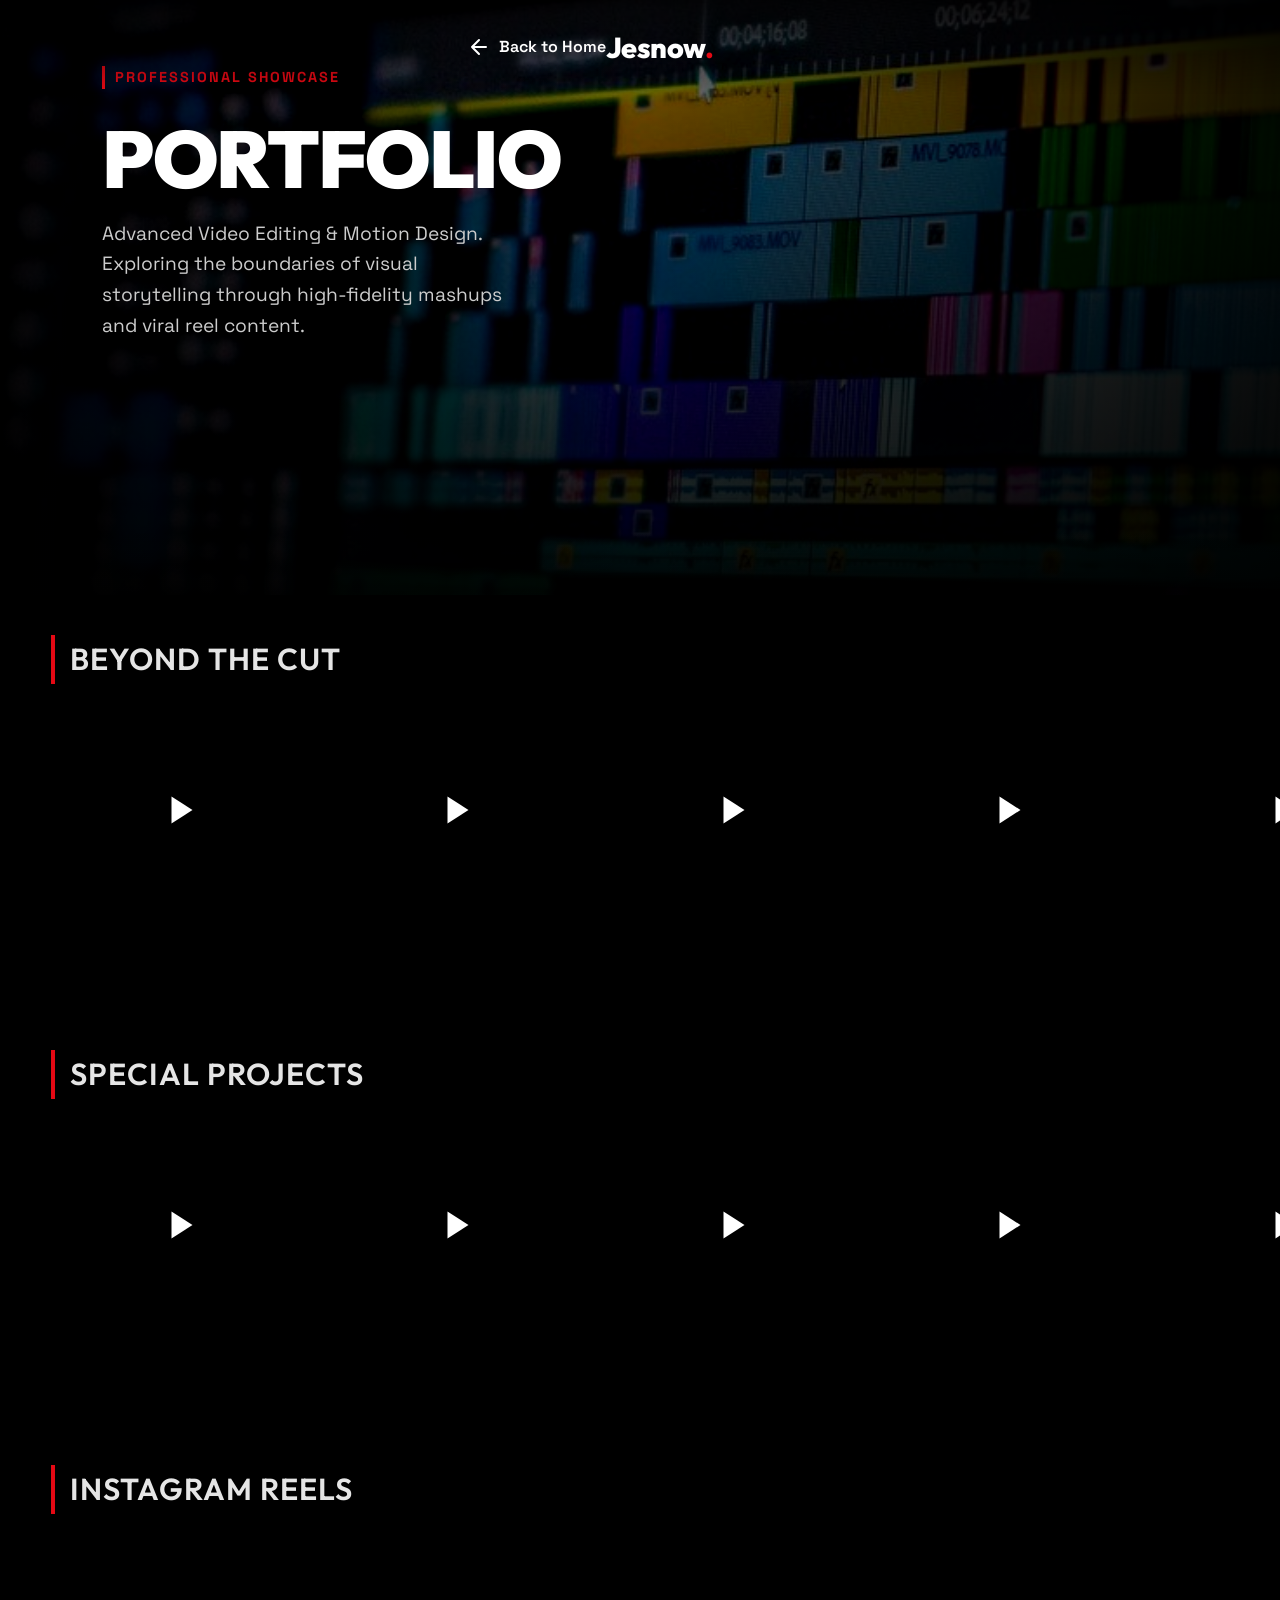
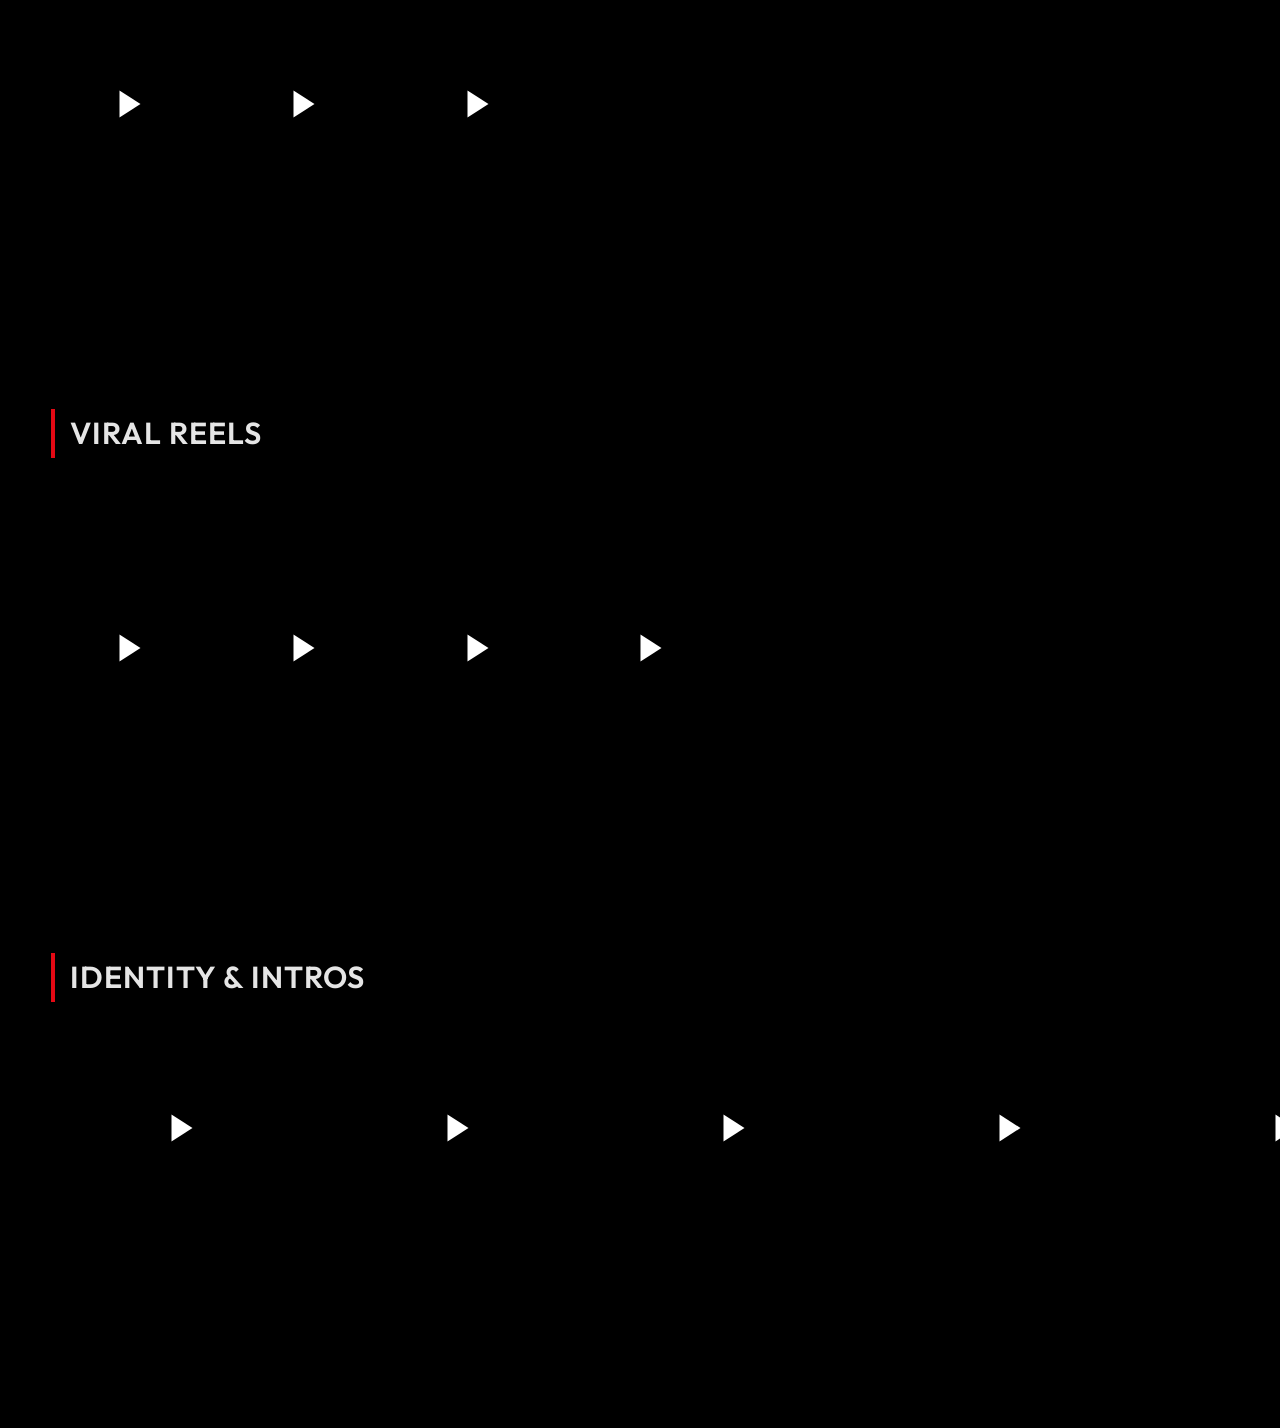
<file: works.html>
<!DOCTYPE html>
<html lang="en">
<head>
    <meta charset="UTF-8">
    <meta name="viewport" content="width=device-width, initial-scale=1.0">
    <title>Cinematic Showcase | Jesnow Biju</title>
    <!-- Google Fonts -->
    <link rel="preconnect" href="https://fonts.googleapis.com">
    <link rel="preconnect" href="https://fonts.gstatic.com" crossorigin>
    <link href="https://fonts.googleapis.com/css2?family=Outfit:wght@300;400;600;800&family=Space+Grotesk:wght@400;600;700&display=swap" rel="stylesheet">
    <link rel="stylesheet" href="style.css?v=6">
</head>
<body class="showcase-body">

    <!-- Transparent Navbar for Showcase -->
    <nav id="navbar" class="showcase-nav">
        <div class="nav-container" style="justify-content: space-between;">
            <a href="index.html" class="nav-back-btn">
                <svg width="24" height="24" viewBox="0 0 24 24" fill="none" stroke="currentColor" stroke-width="2" stroke-linecap="round" stroke-linejoin="round"><path d="M19 12H5M12 19l-7-7 7-7"/></svg>
                Back to Home
            </a>
            <a href="index.html" class="logo showcase-logo">Jesnow<span>.</span></a>
            <div style="width: 100px;"></div> <!-- Spacer for flex balance -->
        </div>
    </nav>

    <!-- Dynamic App Container -->
    <div id="showcase-app">
        <!-- JS will inject Hero Section and Video Rows here -->
    </div>

    <!-- Scripts -->
    <script src="works.js?v=6"></script>
</body>
</html>
</file>
<file: style.css>
/* Variables & Theming */
:root {
    --bg-color: #08020d; /* Even deeper black-purple */
    --surface-color: rgba(69, 12, 138, 0.12);
    --primary-color: #00e5ff; 
    --secondary-color: #bd1ce3;
    --accent-color: #ff0055; /* Hot pink accent for some pops */
    --text-primary: #ffffff;
    --text-secondary: rgba(255, 255, 255, 0.7);
    --border-color: rgba(189, 28, 227, 0.15);
    
    --purple-glow: rgba(189, 28, 227, 0.5); 
    --blue-glow: rgba(0, 229, 255, 0.5);
    
    --font-heading: 'Outfit', sans-serif;
    --font-body: 'Space Grotesk', sans-serif;

    --transition-smooth: all 0.6s cubic-bezier(0.16, 1, 0.3, 1);
    --transition-fast: all 0.3s ease;
    --transition: all 0.3s ease;
}

/* Reset & Global */
* {
    margin: 0;
    padding: 0;
    box-sizing: border-box;
}

html {
    scroll-behavior: smooth;
}

body {
    background-color: var(--bg-color);
    color: var(--text-primary);
    font-family: var(--font-body);
    line-height: 1.6;
    overflow-x: hidden;
}

h1, h2, h3, h4, .logo {
    font-family: var(--font-heading);
    letter-spacing: -0.02em;
    font-weight: 800;
    transition: transform 0.3s cubic-bezier(0.175, 0.885, 0.32, 1.275), color 0.3s ease;
}

h1:hover, h2:hover, h3:hover, h4:hover {
    transform: translateY(-3px) scale(1.01);
}

p, li {
    transition: transform 0.3s cubic-bezier(0.175, 0.885, 0.32, 1.275);
}

p:hover, li:hover {
    transform: translateY(-2px);
}

.letter {
    display: inline-block;
    transition: transform 0.25s cubic-bezier(0.175, 0.885, 0.32, 1.275), color 0.15s ease;
}

.letter.pop-anim {
    opacity: 0;
    /* Ensure inline-block for transforms to apply */
    display: inline-block;
    animation: letterPop 0.8s cubic-bezier(0.175, 0.885, 0.32, 1.275) forwards;
}

@keyframes letterPop {
    0% {
        opacity: 0;
        transform: translateY(60px) scale(0.5) rotateX(-45deg);
    }
    100% {
        opacity: 1;
        transform: translateY(0) scale(1) rotateX(0deg);
    }
}

.letter:hover {
    transform: translateY(-8px) scale(1.15);
    color: var(--primary-color);
    z-index: 2;
    position: relative;
}

a {
    text-decoration: none;
    color: inherit;
    transition: var(--transition);
}

img {
    max-width: 100%;
    height: auto;
    display: block;
}

/* Container */
.container {
    max-width: 1200px;
    margin: 0 auto;
    padding: 0 2rem;
    position: relative;
    z-index: 10;
}

.section {
    padding: 100px 0;
}

.section-title {
    font-size: 2.5rem;
    margin-bottom: 3rem;
    display: flex;
    align-items: center;
    gap: 1rem;
    color: var(--text-primary);
    font-weight: 800;
    letter-spacing: 0.5px;
}

.section-title span {
    color: #ffffff;
    font-size: 2rem; /* Increased size to match heading better */
    font-weight: 800; /* Bold */
    font-family: var(--font-heading); /* Header font */
}

/* Glassmorphism */
.box-glass {
    background: var(--surface-color);
    backdrop-filter: blur(16px);
    -webkit-backdrop-filter: blur(16px);
    border: 1px solid var(--border-color);
    border-radius: 16px;
    box-shadow: 0 8px 32px 0 rgba(0, 0, 0, 0.5);
    transition: var(--transition-smooth);
}

.box-glass:hover {
    border-color: var(--primary-color);
    box-shadow: 0 12px 48px 0 rgba(0, 229, 255, 0.15);
    background: rgba(69, 12, 138, 0.18);
}

/* Navigation */
#navbar {
    position: fixed;
    top: 0;
    width: 100%;
    z-index: 1000;
    padding: 1.5rem 0;
    transition: var(--transition);
}

#navbar.scrolled {
    background: rgba(18, 3, 36, 0.92);
    backdrop-filter: blur(12px);
    padding: 1rem 0;
    border-bottom: 1px solid var(--border-color);
}

.nav-container {
    max-width: 1200px;
    margin: 0 auto;
    padding: 0 2rem;
    display: flex;
    justify-content: space-between;
    align-items: center;
}

.logo {
    font-size: 1.8rem;
    font-weight: 800;
    color: var(--text-primary);
}

.logo span {
    color: var(--primary-color);
}

.nav-links {
    display: flex;
    list-style: none;
    gap: 2.5rem;
    align-items: center;
}

.nav-links a:hover {
    color: var(--primary-color);
}

.btn-nav {
    border: 1px solid var(--primary-color);
    padding: 0.5rem 1.2rem;
    border-radius: 30px;
    color: var(--primary-color) !important;
}

.btn-nav:hover {
    background: var(--primary-color);
    color: #ffffff !important;
}

/* Hamburger */
.hamburger {
    display: none;
    cursor: pointer;
}

.bar {
    display: block;
    width: 25px;
    height: 3px;
    margin: 5px auto;
    background-color: var(--text-primary);
    transition: var(--transition);
}

/* Buttons */
.btn {
    display: inline-block;
    padding: 0.8rem 2rem;
    border-radius: 30px;
    font-weight: 600;
    cursor: pointer;
    font-family: var(--font-heading);
    letter-spacing: 0.5px;
}

.btn-primary {
    background: linear-gradient(135deg, var(--primary-color), #0099ff);
    color: white;
    border: none;
    box-shadow: 0 4px 15px rgba(0, 229, 255, 0.4);
}

.btn-primary:hover {
    transform: translateY(-3px);
    box-shadow: 0 8px 25px rgba(0, 229, 255, 0.6);
}

.btn-secondary {
    background: transparent;
    border: 1px solid var(--text-secondary);
    color: var(--text-primary);
}

.btn-secondary:hover {
    border-color: var(--secondary-color);
    color: var(--secondary-color);
    transform: translateY(-3px);
}

/* Hero Section */
.hero {
    height: 100vh;
    display: flex;
    align-items: center;
    position: relative;
    overflow: hidden;
    z-index: 10;
}

/* 3D Floating Icons Engine */
.hero-visuals {
    position: absolute;
    top: 0; left: 0; width: 100%; height: 100%;
    z-index: -1;
    perspective: 1000px;
    pointer-events: none;
}

.floating-icon {
    position: absolute;
    width: 90px;
    height: 90px;
    opacity: 0.32; /* Higher base for Adobe */
    filter: blur(0.2px);
    transition: all 0.5s ease;
    transform-style: preserve-3d;
    animation: drift 25s infinite ease-in-out;
}

.floating-icon img {
    width: 100%;
    height: auto;
}

/* 3rd Object Emphasis: Adobe & Professional Tools */
.icon-1 { top: 12%; left: 8%; animation: drift-alt 35s infinite linear; filter: drop-shadow(0 0 30px rgba(0, 229, 255, 0.5)); opacity: 0.4; } 
.icon-2 { top: 18%; right: 12%; animation: drift 45s infinite ease-in-out; animation-delay: -5s; filter: drop-shadow(0 0 30px rgba(189, 28, 227, 0.5)); opacity: 0.35; }
.icon-3 { bottom: 12%; left: 14%; animation: drift-slow 40s infinite ease-in-out; animation-delay: -10s; filter: drop-shadow(0 0 30px rgba(0, 153, 255, 0.5)); opacity: 0.38; }
.icon-4 { bottom: 22%; right: 7%; animation: drift-alt 38s infinite linear; animation-delay: -15s; filter: drop-shadow(0 0 30px rgba(255, 100, 0, 0.5)); opacity: 0.32; }

/* De-emphasized Tools (Capcut & Canva) */
.icon-5 { top: 58%; right: 22%; animation: drift 55s infinite ease-in-out; animation-delay: -2s; opacity: 0.12; filter: blur(3px) grayscale(0.5); } /* Canva de-emphasized */
.icon-6 { bottom: 42%; left: 28%; animation: drift-slow 38s infinite ease-in-out; animation-delay: -12s; opacity: 0.08; filter: blur(4px) grayscale(0.8); } /* Capcut de-emphasized */
.icon-7 { top: 32%; left: 48%; animation: drift-alt 60s infinite linear; opacity: 0.25; filter: drop-shadow(0 0 15px rgba(189, 28, 227, 0.2)) blur(1px); }

/* Enhanced 3rd Object Depth Keyframes */
@keyframes drift {
    0% { transform: translate3d(0, 0, 0) rotate3d(1, 1, 1, 0deg); }
    33% { transform: translate3d(150px, -100px, 100px) rotate3d(1, 0.5, 0.2, 55deg); }
    66% { transform: translate3d(-80px, 60px, -50px) rotate3d(0.2, 1, 0.5, -35deg); }
    100% { transform: translate3d(0, 0, 0) rotate3d(1, 1, 1, 0deg); }
}

@keyframes drift-alt {
    0% { transform: translate3d(0, 0, -20px) rotate(0deg) scale(1); }
    50% { transform: translate3d(-120px, 180px, 50px) rotate(180deg) scale(1.15); }
    100% { transform: translate3d(0, 0, -20px) rotate(360deg) scale(1); }
}

@keyframes drift-slow {
    0% { transform: translate3d(0, 0, -50px); }
    50% { transform: translate3d(60px, -90px, 20px) scale(0.9); }
    100% { transform: translate3d(0, 0, -50px); }
}

.glow-obj {
    position: absolute;
    width: 700px;
    height: 700px;
    background: radial-gradient(circle, rgba(189, 28, 227, 0.2) 0%, rgba(0, 114, 255, 0.15) 50%, transparent 70%);
    border-radius: 50%;
    filter: blur(80px);
    top: -150px;
    right: -250px;
    z-index: -2;
    animation: pulseGlow 15s infinite alternate ease-in-out;
}

@keyframes pulseGlow {
    0% { transform: scale(1) translate(0, 0); opacity: 0.5; }
    100% { transform: scale(1.2) translate(-100px, 50px); opacity: 0.8; }
}

.hero-content {
    max-width: 900px;
    position: relative;
    z-index: 10;
}

.subtitle {
    color: var(--primary-color);
    font-size: 1.4rem;
    font-family: var(--font-heading);
    margin-bottom: 0.8rem;
    letter-spacing: 2px;
    text-transform: uppercase;
}

.hero h1 {
    font-size: 5.5rem;
    line-height: 1;
    margin-bottom: 0.5rem;
    color: #ffffff;
    font-weight: 800;
    letter-spacing: -2px;
    text-shadow: 0 10px 30px rgba(0, 0, 0, 0.5);
}

.hero h2 {
    font-size: 3.2rem;
    margin-bottom: 2rem;
    font-weight: 700;
    background: linear-gradient(to right, var(--primary-color), var(--secondary-color));
    -webkit-background-clip: text;
    background-clip: text;
    -webkit-text-fill-color: transparent;
    display: inline-block;
}

.hero h2 span {
    color: #ffffff;
    -webkit-text-fill-color: #ffffff;
    opacity: 0.8;
}

.hero .description {
    font-size: 1.3rem;
    color: var(--text-secondary);
    max-width: 600px;
    margin-bottom: 3rem;
    opacity: 0.8;
}

.hero-actions {
    display: flex;
    gap: 1.5rem;
}

.social-links {
    display: flex;
    justify-content: center;
    gap: 1.5rem;
}

.social-links a {
    display: inline-flex;
    align-items: center;
    justify-content: center;
    width: 45px;
    height: 45px;
    border-radius: 50%;
    background: rgba(255, 255, 255, 0.05);
    border: 1px solid rgba(255, 255, 255, 0.1);
    transition: all 0.4s cubic-bezier(0.175, 0.885, 0.32, 1.275);
}

.social-links a:hover {
    background: var(--surface-color);
    border-color: var(--primary-color);
    transform: translateY(-5px) rotate(8deg);
    box-shadow: 0 5px 15px rgba(0, 229, 255, 0.3);
}

.social-links a svg {
    stroke: white;
}

.social-links a:hover svg {
    stroke: var(--primary-color);
}

/* Grid System */
.grid-2 {
    display: grid;
    grid-template-columns: 1fr 1fr;
    gap: 3rem;
}

/* About Section */
.about-content {
    padding: 3rem;
    background: linear-gradient(145deg, rgba(82, 17, 145, 0.3), rgba(18, 3, 36, 0.6));
}

.about-text p {
    margin-bottom: 1.2rem;
    color: var(--text-secondary);
}

.about-text strong {
    color: var(--primary-color);
}

.about-stats {
    display: grid;
    grid-template-columns: 1fr;
    gap: 1.5rem;
    align-content: center;
}

.stat-card {
    background: rgba(189, 28, 227, 0.05);
    border: 1px solid var(--border-color);
    padding: 1.5rem;
    border-radius: 12px;
}

.stat-card h3 {
    color: var(--primary-color);
    font-size: 1.5rem;
    margin-bottom: 0.5rem;
}

/* Skills Grid */
.skills-grid {
    display: grid;
    grid-template-columns: repeat(auto-fill, minmax(140px, 1fr));
    gap: 2rem;
}

.skill-card {
    background: rgba(56, 12, 102, 0.4);
    border: 1px solid rgba(189, 28, 227, 0.15);
    border-radius: 12px;
    padding: 2rem 1rem;
    text-align: center;
    transition: var(--transition);
}

.skill-card:hover {
    transform: translateY(-10px);
    border-color: var(--primary-color);
    box-shadow: 0 10px 20px rgba(0, 229, 255, 0.15);
}

.skill-card img {
    width: 60px;
    height: 60px;
    margin: 0 auto 1rem;
    object-fit: contain;
}

.skill-card p {
    font-family: var(--font-heading);
    font-weight: 600;
    font-size: 0.9rem;
}

/* Services */
.services-grid {
    display: grid;
    grid-template-columns: repeat(3, 1fr);
    gap: 2rem;
}

.service-card {
    padding: 2.5rem;
    transition: var(--transition);
}

.service-card:hover {
    transform: translateY(-10px);
    border-color: var(--primary-color);
    background: rgba(56, 12, 102, 0.3);
}

.service-card:hover .glow-on-hover {
    filter: drop-shadow(0 0 12px var(--primary-color));
    transform: scale(1.1);
}

.service-card .icon {
    font-size: 3rem;
    margin-bottom: 1.5rem;
}

.service-card h3 {
    font-size: 1.5rem;
    margin-bottom: 1rem;
    color: var(--text-primary);
}

.service-card p {
    color: var(--text-secondary);
}

/* Projects Grid */
.projects-grid {
    display: grid;
    grid-template-columns: repeat(3, 1fr);
    gap: 2.5rem;
    transition: opacity 0.3s ease;
}

@media (max-width: 1200px) {
    .projects-grid {
        grid-template-columns: repeat(2, 1fr);
    }
}

@media (max-width: 768px) {
    .projects-grid {
        grid-template-columns: 1fr;
    }
}

.project-card {
    border-radius: 16px;
    overflow: hidden;
    position: relative;
    cursor: pointer;
    box-shadow: 0 10px 30px rgba(0, 0, 0, 0.5);
}

.project-img {
    height: 350px;
    overflow: hidden;
}

.project-img img {
    width: 100%;
    height: 100%;
    object-fit: cover;
    transition: transform 0.5s ease;
}

.project-card:hover .project-img img {
    transform: scale(1.05);
}

.project-info {
    position: absolute;
    bottom: 0;
    left: 0;
    width: 100%;
    padding: 2rem;
    background: linear-gradient(to top, rgba(18, 3, 36, 0.95), transparent);
    transform: translateY(20px);
    opacity: 0;
    transition: var(--transition);
}

/* Mobile Pseudo Fullscreen Fallback */
.mobile-fullscreen {
    position: fixed !important;
    top: 0 !important;
    left: 0 !important;
    width: 100vw !important;
    height: 100vh !important;
    z-index: 999999 !important;
    max-height: none !important;
    border-radius: 0 !important;
    background: #000 !important;
    overflow: hidden !important;
}


.project-card:hover .project-info {
    transform: translateY(0);
    opacity: 1;
}

.project-info p {
    color: var(--text-secondary);
}

/* Showcase Portal Refinement */
.showcase-portal {
    transition: var(--transition-smooth);
    cursor: pointer;
}

.showcase-portal:hover {
    transform: scale(1.01);
    border-color: var(--primary-color) !important;
    box-shadow: 0 60px 120px rgba(0, 229, 255, 0.15) !important;
}

.showcase-portal:hover .btn-primary {
    transform: scale(1.05) translateY(-5px);
    box-shadow: 0 20px 60px rgba(229, 9, 20, 0.6);
}

.yt-mask {
    background: linear-gradient(to top, rgba(8, 2, 13, 0.4), transparent);
    transition: opacity 0.3s ease;
}

.project-card:hover .yt-mask {
    opacity: 0;
}

/* Contact Section */
.contact-wrapper {
    display: grid;
    grid-template-columns: 1fr 1.5fr;
    gap: clamp(2rem, 5vw, 4rem);
    padding: clamp(1.5rem, 5vw, 4rem);
}

.contact-info h3 {
    font-size: 2.8rem;
    line-height: 1.1;
    margin-bottom: 2rem;
    color: var(--text-primary);
}

.contact-info h3 span {
    background: linear-gradient(to right, var(--primary-color), var(--secondary-color));
    -webkit-background-clip: text;
    background-clip: text;
    -webkit-text-fill-color: transparent;
}

.contact-info p {
    color: var(--text-secondary);
    margin-bottom: 2rem;
}

.social-links {
    display: flex;
    gap: 1rem;
}

.social-links a {
    width: 45px;
    height: 45px;
    background: rgba(255, 255, 255, 0.05);
    border: 1px solid var(--border-color);
    border-radius: 50%;
    display: flex;
    justify-content: center;
    align-items: center;
    transition: var(--transition);
}

.social-links a:hover {
    background: var(--primary-color);
    transform: translateY(-5px) rotate(8deg);
    border-color: var(--primary-color);
    box-shadow: 0 5px 15px rgba(0, 229, 255, 0.3);
}

.social-links svg {
    stroke: white;
    transition: all 0.3s ease;
}

.social-links a:hover svg {
    stroke: #120324;
}

.contact-method-item:hover {
    transform: translateX(10px);
}

.contact-method-item:hover div {
    border-color: var(--primary-color);
    box-shadow: 0 0 15px rgba(0, 229, 255, 0.2);
}

/* Contact Form */
.contact-form {
    display: flex;
    flex-direction: column;
    gap: 1.5rem;
}

.input-group {
    position: relative;
}

.input-group input,
.input-group textarea {
    width: 100%;
    padding: 1rem;
    background: rgba(0, 0, 0, 0.3);
    border: 1px solid var(--border-color);
    border-radius: 8px;
    color: var(--text-primary);
    font-family: inherit;
    transition: var(--transition);
}

.input-group input:focus,
.input-group textarea:focus {
    outline: none;
    border-color: var(--primary-color);
    background: rgba(255, 255, 255, 0.08);
    box-shadow: 0 0 20px rgba(0, 229, 255, 0.1);
}

.input-group label {
    position: absolute;
    left: 1rem;
    top: 1rem;
    color: var(--text-secondary);
    transition: var(--transition);
    pointer-events: none;
}

.input-group input:focus ~ label,
.input-group input:not(:placeholder-shown) ~ label,
.input-group textarea:focus ~ label,
.input-group textarea:not(:placeholder-shown) ~ label {
    top: -0.5rem;
    left: 0.8rem;
    font-size: 0.8rem;
    background: var(--bg-color);
    padding: 0 0.5rem;
    color: var(--primary-color);
}

.btn-block {
    width: 100%;
    padding: 1rem;
    font-size: 1.1rem;
}

/* Footer */
footer {
    text-align: center;
    padding: 2rem 0;
    border-top: 1px solid var(--border-color);
    color: var(--text-secondary);
    font-size: 0.9rem;
}

/* Animations & Utilities */
.animate-up {
    opacity: 0;
    transform: translateY(40px);
    animation: fadeUp 1.2s cubic-bezier(0.16, 1, 0.3, 1) forwards;
}

.reveal {
    opacity: 0;
    transform: translateY(40px);
    transition: all 1s cubic-bezier(0.16, 1, 0.3, 1);
}

.reveal.active {
    opacity: 1;
    transform: translateY(0);
}

.delay-1 { animation-delay: 0.3s; transition-delay: 0.3s; }
.delay-2 { animation-delay: 0.6s; transition-delay: 0.6s; }
.delay-3 { animation-delay: 0.9s; transition-delay: 0.9s; }
.delay-4 { animation-delay: 1.2s; transition-delay: 1.2s; }

@keyframes fadeUp {
    to {
        opacity: 1;
        transform: translateY(0);
    }
}

/* Responsive Design */
@media (max-width: 968px) {
    .grid-2, .services-grid, .projects-grid, .contact-wrapper {
        grid-template-columns: 1fr;
    }
    
    .contact-info {
        border-right: none !important;
        padding-right: 0 !important;
        margin-bottom: 3rem;
    }

    .contact-form {
        padding-left: 0 !important;
    }

    .contact-info h3 { font-size: 2.2rem; }
    
    .hero h1 { font-size: 3.5rem; }
    .hero h2 { font-size: 2rem; }
    
    .contact-wrapper { padding: 2rem; }
}

@media (max-width: 768px) {
    .nav-links {
        position: fixed;
        left: -100%;
        top: 70px;
        flex-direction: column;
        background: rgba(18, 3, 36, 0.98);
        width: 100%;
        text-align: center;
        transition: 0.3s;
        box-shadow: 0 10px 27px rgba(0, 0, 0, 0.8);
        padding: 2rem 0;
    }

    .nav-links.active {
        left: 0;
    }

    .hamburger {
        display: block;
    }

    .hamburger.active .bar:nth-child(2) { opacity: 0; }
    .hamburger.active .bar:nth-child(1) { transform: translateY(8px) rotate(45deg); }
    .hamburger.active .bar:nth-child(3) { transform: translateY(-8px) rotate(-45deg); }
    
    .hero h1 { font-size: 2.8rem; }
    .hero-actions { flex-direction: column; }
    .btn { text-align: center; }
}

/* Custom YouTube-Style Video Player */
.custom-player {
    position: relative;
    overflow: hidden;
    /* Ensure no weird spacing at the bottom of the video */
    display: flex;
}

.video-element {
    display: block;
    width: 100%;
}

/* Center Play Button */
.center-play-btn {
    position: absolute;
    top: 50%;
    left: 50%;
    transform: translate(-50%, -50%);
    width: 70px;
    height: 70px;
    background: rgba(0, 0, 0, 0.6);
    border-radius: 50%;
    border: none;
    cursor: pointer;
    display: flex;
    align-items: center;
    justify-content: center;
    z-index: 10;
    transition: all 0.2s ease;
    opacity: 0;
    pointer-events: none;
}

.center-play-btn svg {
    width: 36px;
    height: 36px;
    margin-left: 5px; /* offset for triangle optical balance */
}

/* Base state for center play button */
.custom-player.paused .center-play-btn, 
.custom-player:not(.playing) .center-play-btn {
    opacity: 1;
    pointer-events: auto;
}

.custom-player.playing .center-play-btn {
    opacity: 0;
    pointer-events: none;
}

.center-play-btn:hover {
    background: #ff0000;
    transform: translate(-50%, -50%) scale(1.1);
}

/* Bottom Controls Wrapper */
.player-controls {
    position: absolute;
    bottom: 0;
    left: 0;
    right: 0;
    padding: 0 10px 10px;
    background: linear-gradient(to top, rgba(0,0,0,0.85) 0%, rgba(0,0,0,0) 100%);
    display: flex;
    flex-direction: column;
    z-index: 10;
    opacity: 0; /* Auto-hide functionality */
    transition: opacity 0.3s ease;
}

.custom-player[data-state="hover"] .player-controls,
.custom-player:hover .player-controls,
.custom-player.paused .player-controls {
    opacity: 1;
}

/* Progress Container */
.progress-container {
    width: 100%;
    height: 12px;
    display: flex;
    align-items: center;
    cursor: pointer;
    margin-bottom: 5px;
}

.progress-bar {
    -webkit-appearance: none;
    appearance: none;
    width: 100%;
    height: 3px;
    background: rgba(255, 255, 255, 0.3);
    outline: none;
    border-radius: 2px;
    transition: height 0.1s ease;
    position: relative;
    cursor: pointer;
}

/* Progress Bar Fill Magic Variables applied by JS style property */
.progress-bar::-webkit-slider-runnable-track {
    width: 100%;
    height: 100%;
    background: linear-gradient(to right, #ff0000 var(--progress-value, 0%), rgba(255,255,255,0.0) var(--progress-value, 0%));
}
.progress-bar::-moz-range-track {
    width: 100%;
    height: 100%;
    background: linear-gradient(to right, #ff0000 var(--progress-value, 0%), rgba(255,255,255,0.0) var(--progress-value, 0%));
}

.progress-bar::-webkit-slider-thumb {
    -webkit-appearance: none;
    appearance: none;
    width: 14px;
    height: 14px;
    border-radius: 50%;
    background: #ff0000;
    cursor: pointer;
    margin-top: -5.5px; /* offset the thumb to center on the track */
    opacity: 0; /* Hide thumb until hovered */
    transition: opacity 0.2s ease, transform 0.1s ease;
}

.progress-container:hover .progress-bar {
    height: 5px;
}

.progress-container:hover .progress-bar::-webkit-slider-thumb {
    opacity: 1;
    transform: scale(1.1);
}

/* Main Controls Flex Layout */
.controls-main {
    display: flex;
    justify-content: space-between;
    align-items: center;
    width: 100%;
}

.controls-left, .controls-right {
    display: flex;
    align-items: center;
    gap: 8px;
    flex-shrink: 0;
}

/* Standard Control Buttons */
.control-btn {
    background: transparent;
    border: none;
    color: white; /* YouTube style icons are white */
    cursor: pointer;
    display: flex;
    align-items: center;
    justify-content: center;
    width: 36px;
    height: 36px;
    border-radius: 50%;
    transition: background 0.2s ease;
}

.control-btn:hover {
    background: rgba(255, 255, 255, 0.15); /* subtle hover background */
}

/* Volume Layout */
.volume-container {
    display: flex;
    align-items: center;
    gap: 0;
}

.volume-slider {
    -webkit-appearance: none;
    appearance: none;
    width: 0; 
    height: 3px;
    background: rgba(255,255,255,0.3);
    outline: none;
    border-radius: 2px;
    opacity: 0;
    transition: width 0.3s cubic-bezier(0.4, 0, 0.2, 1), opacity 0.3s ease;
    cursor: pointer;
    margin-left: 0;
}

.volume-container:hover .volume-slider,
.volume-slider:focus,
.volume-slider:active {
    width: 60px;
    opacity: 1;
    margin-left: 5px;
}

.volume-slider::-webkit-slider-runnable-track {
    width: 100%;
    height: 100%;
    background: linear-gradient(to right, white var(--volume-value, 0%), rgba(255,255,255,0.0) var(--volume-value, 0%));
}

.volume-slider::-moz-range-track {
    width: 100%;
    height: 100%;
    background: linear-gradient(to right, white var(--volume-value, 0%), rgba(255,255,255,0.0) var(--volume-value, 0%));
}

.volume-slider::-webkit-slider-thumb {
    -webkit-appearance: none;
    appearance: none;
    width: 10px;
    height: 10px;
    border-radius: 50%;
    background: white;
    cursor: pointer;
    margin-top: -3.5px;
}

/* Time Display Text */
.time-display {
    color: white;
    font-size: 0.82rem;
    font-family: -apple-system, BlinkMacSystemFont, "Segoe UI", Roboto, Arial, sans-serif;
    margin-left: 6px;
    user-select: none;
}
.time-separator { opacity: 0.7; margin: 0 2px; }

.custom-player:fullscreen .video-element,
.custom-player:-webkit-full-screen .video-element {
    object-fit: contain !important;
    background-color: #000;
}

/* Filter Tabs Styling */
.filter-tabs {
    display: flex;
    flex-wrap: wrap;
    gap: 1rem;
    justify-content: flex-start;
}

.filter-btn {
    background: rgba(255, 255, 255, 0.05);
    border: 1px solid var(--border-color);
    padding: 0.8rem 1.8rem;
    border-radius: 50px;
    color: var(--text-secondary);
    font-size: 0.95rem;
    font-weight: 600;
    cursor: pointer;
    transition: all 0.3s ease;
}

.filter-btn:hover {
    border-color: var(--primary-color);
    color: white;
    box-shadow: 0 0 15px rgba(0, 229, 255, 0.2);
}

.filter-btn.active {
    background: var(--primary-color);
    border-color: var(--primary-color);
    color: #120324;
}

/* Fullscreen Video Fit */
.custom-player:fullscreen,
.custom-player:-webkit-full-screen,
.custom-player:-moz-full-screen,
.custom-player:-ms-fullscreen {
    width: 100vw !important;
    height: 100vh !important;
    background: #000;
}

.custom-player:fullscreen .video-element,
.custom-player:-webkit-full-screen .video-element,
.custom-player:-moz-full-screen .video-element,
.custom-player:-ms-fullscreen .video-element {
    width: 100% !important;
    height: 100% !important;
    object-fit: contain !important;
}



.skills-list li {
    font-family: var(--font-heading);
    letter-spacing: 0.5px;
}

/* Ensure Fullscreen Icon Visibility */
.fullscreen-btn svg {
    stroke: white !important;
    width: 20px;
    height: 20px;
    display: block;
}

/* ==================================================
   Netflix Style Showcase Styles
   ================================================== */
.showcase-body {
    background-color: #141414; /* Deep Netflix dark */
    color: #fff;
    margin: 0;
    font-family: var(--font-body);
    overflow-x: hidden;
}

.showcase-nav {
    position: fixed;
    top: 0;
    left: 0;
    width: 100%;
    z-index: 1000;
    background: linear-gradient(to bottom, rgba(0,0,0,0.8) 0%, transparent 100%);
    padding: 20px 4%;
    display: flex;
}

.nav-back-btn {
    color: white;
    text-decoration: none;
    font-weight: 600;
    display: flex;
    align-items: center;
    gap: 8px;
    font-size: 1rem;
    transition: opacity 0.3s;
}
.nav-back-btn:hover {
    opacity: 0.7;
}

.showcase-logo {
    font-family: var(--font-heading);
    font-size: clamp(1.4rem, 4vw, 1.8rem);
    font-weight: 800;
    color: white;
    text-decoration: none;
    letter-spacing: -0.5px;
    white-space: nowrap;
}
.showcase-logo span {
    color: #e50914; /* Netflix Red signature mark */
}

/* Hero Section */
.showcase-hero {
    position: relative;
    width: 100%;
    height: 85vh; /* Standard 16:9 cinematic aspect mostly */
    min-height: 600px;
    overflow: hidden;
    background: #000;
}

.hero-video-bg {
    width: 100%;
    height: 100%;
    object-fit: cover;
}

.hero-vignette {
    position: absolute;
    top: 0; left: 0; width: 100%; height: 100%;
    background: radial-gradient(circle, transparent 40%, rgba(20,20,20,0.6) 100%);
    pointer-events: none;
}

.hero-fade-bottom {
    position: absolute;
    bottom: 0; left: 0; width: 100%; height: 150px;
    background: linear-gradient(to top, #141414 0%, transparent 100%);
    pointer-events: none;
}

.hero-content {
    position: absolute;
    bottom: 20%;
    left: 4%;
    width: 40%;
    min-width: 300px;
    z-index: 20;
}

.hero-badge {
    display: inline-block;
    background: rgba(229, 9, 20, 0.9);
    padding: 4px 12px;
    font-size: 0.8rem;
    font-weight: 800;
    border-radius: 4px;
    margin-bottom: 15px;
    text-transform: uppercase;
    letter-spacing: 2px;
}

.hero-title {
    font-size: 4rem;
    font-weight: 800;
    font-family: var(--font-heading);
    line-height: 1.1;
    margin-bottom: 20px;
    text-shadow: 2px 2px 10px rgba(0,0,0,0.5);
    text-transform: uppercase;
}

.hero-subtitle {
    font-size: 1.3rem;
    font-weight: 400;
    text-shadow: 1px 1px 5px rgba(0,0,0,0.8);
    margin-bottom: 30px;
}

.hero-play-btn {
    display: inline-flex;
    align-items: center;
    gap: 10px;
    background: white;
    color: black;
    border: none;
    border-radius: 4px;
    padding: 12px 30px;
    font-size: 1.2rem;
    font-weight: 600;
    cursor: pointer;
    transition: background 0.2s;
}

.hero-play-btn:hover {
    background: rgba(255,255,255,0.7);
}

.hero-play-btn svg {
    color: black !important;
}

/* Rows Container */
.showcase-rows-container {
    margin-top: -80px; /* Overlap the bottom fade */
    position: relative;
    z-index: 10;
    padding-bottom: 100px;
}

.showcase-row {
    margin-bottom: 3vw;
}

.row-title {
    font-family: var(--font-heading);
    font-size: 1.4vw;
    font-weight: 600;
    margin: 0 4% 10px 4%;
    color: #e5e5e5;
}
@media(max-width:800px) { .row-title { font-size: 1.2rem; } }

.row-slider {
    padding: 0 4%;
    overflow-x: auto;
    overflow-y: hidden;
    scroll-behavior: smooth;
    /* Hide scrollbar */
    -ms-overflow-style: none;  
    scrollbar-width: none;  
    padding-top: 20px;
    padding-bottom: 40px; /* Room for hover scale */
    margin-top: -20px;
}

.row-slider::-webkit-scrollbar {
    display: none;
}

.slider-track {
    display: flex;
    gap: 10px;
    white-space: nowrap;
}

.showcase-card {
    position: relative;
    cursor: pointer;
    border-radius: 4px;
    overflow: visible;
    transition: transform 0.4s cubic-bezier(0.4, 0, 0.2, 1);
    background: #000;
    z-index: 1;
}

.showcase-card:hover {
    transform: scale(1.3);
    z-index: 50;
    box-shadow: 0 10px 30px rgba(0,0,0,0.8);
}

.showcase-card.vertical:hover {
    transform: scale(1.15); /* Less extreme scale for tall videos */
}

/* Base sizing */
.showcase-card.horizontal {
    width: 280px; /* Fallback */
    width: 20vw;
    aspect-ratio: 16/9;
    flex-shrink: 0;
}

.showcase-card.vertical {
    width: 160px; /* Fallback */
    width: 12vw;
    aspect-ratio: 9/16;
    flex-shrink: 0;
}

/* Fix up the custom player specifics so it acts as the card face */
.showcase-card .custom-player {
    width: 100%;
    height: 100%;
    border-radius: 4px;
    overflow: hidden; /* Contains the video strictly to card rounded edges */
}

/* Metadata hidden by default, shown on hover like a pop-out INSIDE the card */
.card-metadata {
    opacity: 0;
    position: absolute;
    bottom: 0px; 
    left: 0;
    width: 100%;
    background: linear-gradient(to top, rgba(0,0,0,0.9) 0%, rgba(0,0,0,0) 100%);
    padding: 30px 10px 10px;
    border-radius: 0 0 4px 4px;
    transition: opacity 0.3s ease;
    pointer-events: none;
    z-index: 5;
}

.card-metadata h3 {
    font-size: 0.9rem;
    margin-bottom: 2px;
    color: white;
}

.card-metadata p {
    font-size: 0.75rem;
    color: #a3a3a3;
    white-space: normal; /* Allow text wrap */
}

.showcase-card:hover .card-metadata {
    opacity: 1;
    pointer-events: auto;
}

/* Boutique Professional Slider Arrows (Floating Glass Style) */
.slider-arrow {
    position: absolute;
    top: 50%;
    transform: translateY(-50%) scale(0.9);
    width: 64px;
    height: 64px;
    background: rgba(255, 255, 255, 0.08);
    backdrop-filter: blur(20px);
    -webkit-backdrop-filter: blur(20px);
    border: 1px solid rgba(255, 255, 255, 0.15);
    color: white;
    border-radius: 50%;
    cursor: pointer;
    z-index: 100; /* Much higher to stay above popping cards */
    transition: all 0.5s cubic-bezier(0.23, 1, 0.32, 1);
    display: flex;
    justify-content: center;
    align-items: center;
    opacity: 0;
    visibility: hidden;
    box-shadow: 0 10px 30px rgba(0,0,0,0.4);
}

.slider-wrapper:hover .slider-arrow {
    opacity: 1;
    visibility: visible;
    transform: translateY(-50%) scale(1);
}

.slider-arrow:hover {
    background: #fff;
    color: #000 !important;
    border-color: #fff;
    transform: translateY(-50%) scale(1.1);
    box-shadow: 0 15px 45px rgba(255, 255, 255, 0.25);
}

.slider-arrow svg {
    width: 32px;
    height: 32px;
}

.left-arrow { left: 30px; }
.right-arrow { right: 30px; }

/* Prevent clipping of 'popping' cards in the horizontal rows */
.slider-track {
    display: flex;
    gap: 10px;
    white-space: nowrap;
    padding: 40px 0; /* Add padding to track instead of slider for overflow room */
    overflow: visible !important;
}

.row-slider {
    padding: 0 4%;
    overflow-x: auto;
    overflow-y: visible; /* Allow vertical scale overflow */
    scroll-behavior: smooth;
    /* Hide scrollbar */
    -ms-overflow-style: none;  
    scrollbar-width: none;  
}

/* Unified Hero Text Transitions */
.hero-title, .hero-subtitle {
    transition: opacity 1.5s cubic-bezier(0.4, 0, 0.2, 1) !important;
}

/* Enhanced Professional Captions */
.card-metadata {
    opacity: 0;
    position: absolute;
    bottom: 0px; 
    left: 0;
    width: 100%;
    background: linear-gradient(to top, rgba(0,0,0,0.95) 0%, rgba(0,0,0,0.7) 60%, transparent 100%);
    padding: 35px 15px 15px;
    border-radius: 0 0 4px 4px;
    transition: opacity 0.3s ease;
    pointer-events: none;
    z-index: 10;
}

.card-metadata h3 {
    font-size: 1rem;
    font-weight: 700;
    margin-bottom: 2px;
    color: #fff;
    font-family: var(--font-heading);
    text-shadow: 0 2px 4px rgba(0,0,0,0.8);
}

.card-metadata p {
    font-size: 0.8rem;
    color: #cccccc;
    font-weight: 400;
    white-space: normal;
    text-shadow: 0 1px 3px rgba(0,0,0,0.8);
}

.showcase-card:hover .card-metadata {
    opacity: 1;
}

/* Row Fade Overlays */
.slider-wrapper::before, .slider-wrapper::after {
    content: '';
    position: absolute;
    top: 0; bottom: 0; width: 60px;
    z-index: 5;
    pointer-events: none;
    transition: opacity 0.4s;
    opacity: 0;
}
.slider-wrapper:hover::before, .slider-wrapper:hover::after {
    opacity: 1;
}
.slider-wrapper::before { left: 0; background: linear-gradient(to right, #141414, transparent); }
.slider-wrapper::after { right: 0; background: linear-gradient(to left, #141414, transparent); }

/* Fullscreen Scale & Fitting (Professional Fit-to-Screen) */
.custom-player:fullscreen,
.custom-player:-webkit-full-screen,
.custom-player:-moz-full-screen,
.custom-player:-ms-fullscreen {
    background: #000 !important;
    width: 100vw !important;
    height: 100vh !important;
    display: flex !important;
    align-items: center !important;
    justify-content: center !important;
}

.custom-player:fullscreen video,
.custom-player:-webkit-full-screen video,
.custom-player:-moz-full-screen video,
.custom-player:-ms-fullscreen video,
.custom-player:fullscreen .video-element,
.custom-player:-webkit-full-screen .video-element {
    width: auto !important;
    height: auto !important;
    max-width: 100vw !important;
    max-height: 100vh !important;
    width: 100% !important;
    height: 100% !important;
    object-fit: contain !important; /* Fit the whole frame without cropping */
    image-rendering: -webkit-optimize-contrast; /* Extra clarity for high-res 4K */
}

/* Ensure controls are visible and styled in fullscreen */
.custom-player:fullscreen .player-controls {
    bottom: 20px;
    left: 50%;
    transform: translateX(-50%);
    width: 90%;
    max-width: 1200px;
    background: rgba(0,0,0,0.6);
    backdrop-filter: blur(10px);
    border-radius: 12px;
    padding: 15px 20px !important;
}

.custom-player:fullscreen .card-metadata {
    display: none; /* Hide captions in fullscreen to focus on video */
}


/* ==========================================================================
   PROFESSIONAL MOBILE OPTIMIZATION (NETFLIX STYLE)
   ========================================================================== */

@media screen and (max-width: 768px) {
    /* --- 1. Pro Navbar & Hamburger --- */
    #navbar {
        padding: 1.2rem 0;
        background: rgba(8, 2, 13, 0.8) !important;
        backdrop-filter: blur(20px) !important;
        -webkit-backdrop-filter: blur(20px) !important;
        border-bottom: 1px solid rgba(255, 255, 255, 0.05);
    }

    .hamburger {
        display: block;
        z-index: 1001;
        position: relative;
        width: 30px;
        height: 20px;
    }

    .hamburger .bar {
        position: absolute;
        width: 100%;
        height: 2px;
        background: #fff;
        transition: all 0.4s cubic-bezier(0.165, 0.84, 0.44, 1);
        border-radius: 10px;
    }

    .hamburger .bar:nth-child(1) { top: 0; }
    .hamburger .bar:nth-child(2) { top: 9px; }
    .hamburger .bar:nth-child(3) { top: 18px; }

    .hamburger.active .bar:nth-child(1) {
        transform: translateY(9px) rotate(45deg);
        background: var(--primary-color);
    }
    .hamburger.active .bar:nth-child(2) {
        opacity: 0;
        transform: translateX(20px);
    }
    .hamburger.active .bar:nth-child(3) {
        transform: translateY(-9px) rotate(-45deg);
        background: var(--primary-color);
    }

    /* --- 2. Full-Screen Menu Overlay --- */
    .nav-links {
        position: fixed;
        top: 0;
        right: -100%;
        width: 100%;
        height: 100vh;
        background: linear-gradient(135deg, #0f021a 0%, #000000 100%);
        backdrop-filter: blur(30px);
        display: flex;
        flex-direction: column;
        justify-content: center;
        align-items: center;
        gap: 2.5rem;
        transition: all 0.6s cubic-bezier(0.85, 0, 0.15, 1);
        z-index: 1000;
    }

    .nav-links.active {
        right: 0;
    }

    .nav-links li {
        opacity: 0;
        transform: translateY(30px);
        transition: all 0.4s ease;
    }

    .nav-links.active li {
        opacity: 1;
        transform: translateY(0);
    }

    /* Staggered link animation */
    .nav-links.active li:nth-child(1) { transition-delay: 0.1s; }
    .nav-links.active li:nth-child(2) { transition-delay: 0.2s; }
    .nav-links.active li:nth-child(3) { transition-delay: 0.3s; }
    .nav-links.active li:nth-child(4) { transition-delay: 0.4s; }

    .nav-links a {
        font-size: 2.2rem;
        font-weight: 700;
        letter-spacing: -1px;
    }

    .btn-nav {
        border-width: 2px;
        padding: 0.8rem 2.5rem !important;
        font-size: 1.2rem !important;
    }

    /* --- 3. Hero Scaling For Professionals --- */
    .hero {
        padding-top: clamp(60px, 10vw, 80px);
        text-align: center;
        height: auto;
        min-height: 85vh;
    }

    .hero-content {
        padding: 0 1.5rem;
    }

    .hero-name-popup {
        font-size: 4rem !important;
        margin-bottom: 0.5rem !important;
    }

    .hero h2 {
        font-size: 1.8rem !important;
        margin-bottom: 1.5rem !important;
    }

    .hero .description {
        font-size: 1.1rem;
        margin: 0 auto 2.5rem auto;
    }

    .hero-actions {
        flex-direction: column;
        gap: 1rem;
        width: 100%;
    }

    .hero-actions .btn {
        width: 100%;
        display: block;
    }

    /* --- 4. Gallery Stacking --- */
    .projects-grid {
        grid-template-columns: 1fr;
        gap: 2.5rem;
    }

    .project-card {
        margin-bottom: 0;
    }

    .project-img {
        height: 250px !important;
    }

    .section-title {
        font-size: 2rem;
        margin-bottom: 2rem;
    }

    /* --- 5. About & Skills --- */
    .about-content {
        grid-template-columns: 1fr;
    }

    .skills-grid {
        grid-template-columns: repeat(3, 1fr);
        gap: 1.5rem;
    }

    .skill-card img {
        width: 50px;
    }

    .service-card {
        padding: 2.5rem 1.5rem;
    }

    /* --- 6. Showcase Card Scaling --- */
    .showcase-card.horizontal {
        width: clamp(260px, 70vw, 320px) !important;
    }

    .showcase-card.vertical {
        width: clamp(160px, 45vw, 220px) !important;
    }

    .slider-track {
        gap: 15px !important;
        padding: 20px 0 !important;
    }

    .slider-arrow {
        width: 48px !important;
        height: 48px !important;
    }

    .slider-arrow svg {
        width: 24px !important;
        height: 24px !important;
    }
}

@media screen and (max-width: 480px) {
    .skills-grid {
        grid-template-columns: repeat(2, 1fr);
    }
    
    .hero-name-popup {
        font-size: 3.2rem !important;
    }
}

@keyframes pulse-glow {
    0%, 100% { opacity: 0.8; transform: scale(1); text-shadow: 0 0 15px rgba(0, 229, 255, 0.6); }
    50% { opacity: 1; transform: scale(1.05); text-shadow: 0 0 30px rgba(0, 229, 255, 0.9); }
}

/* Mobile Precision for The Vault */
@media (max-width: 480px) {
    .showcase-portal .portal-content {
        padding: clamp(2rem, 8vw, 3rem) 1.5rem !important;
        min-height: 300px !important;
        align-items: center !important;
        text-align: center !important;
    }
    .showcase-portal h2 {
        font-size: clamp(1.8rem, 8vw, 2.2rem) !important;
        margin-bottom: 1.2rem !important;
    }
    .showcase-portal p {
        font-size: 0.95rem !important;
        margin-bottom: 1.5rem !important;
    }
    .showcase-portal .btn-primary {
        padding: 1.2rem 2.5rem !important;
        font-size: 1rem !important;
        width: 100% !important;
        justify-content: center !important;
    }
    .showcase-portal .animate-up {
        font-size: 0.7rem !important;
        letter-spacing: 2px !important;
    }
}
/* Professional Fullscreen Player Experience */
#hero-player-container:fullscreen .hero-video-wrap,
#hero-player-container:-webkit-full-screen .hero-video-wrap {
    pointer-events: auto !important;
}

#hero-player-container:fullscreen iframe,
#hero-player-container:fullscreen .hero-video-bg,
#hero-player-container:-webkit-full-screen iframe,
#hero-player-container:-webkit-full-screen .hero-video-bg {
    opacity: 1 !important;
    filter: none !important;
    transform: translate(-50%, -50%) scale(1) !important;
    z-index: 100 !important;
}

#hero-player-container:fullscreen .hero-content,
#hero-player-container:-webkit-full-screen .hero-content {
    display: none !important; /* Hide UI in fullscreen for focus */
}


/* Professional Aspect-Ratio Fitting for Fullscreen */
#hero-player-container:fullscreen {
    background: #000 !important;
    display: flex !important;
    align-items: center !important;
    justify-content: center !important;
}

#hero-player-container:fullscreen .hero-video-wrap {
    width: 100vw !important;
    height: 56.25vw !important; /* 16:9 Aspect Ratio */
    max-height: 100vh !important;
    position: relative !important;
}

#hero-player-container:fullscreen iframe {
    width: 100% !important;
    height: 100% !important;
    position: absolute !important;
    top: 50% !important;
    left: 50% !important;
    transform: translate(-50%, -50%) !important;
    opacity: 1 !important;
    filter: none !important;
}


/* Professional Quality Menu Styling */
.quality-option {
    display: block;
    width: 100%;
    padding: 10px 20px;
    background: transparent;
    border: none;
    color: #fff;
    text-align: left;
    font-size: 13px;
    font-family: inherit;
    font-weight: 500;
    cursor: pointer;
    transition: background 0.2s ease, color 0.2s ease;
}

.quality-option:hover {
    background: rgba(255, 255, 255, 0.1);
}

.quality-option.active {
    color: #e50914;
    font-weight: 700;
}

.quality-option sup {
    font-size: 8px;
    margin-left: 2px;
}

/* Premium Cinematic Lightbox Modal */
#cinematic-lightbox-modal {
    position: fixed;
    top: 0; left: 0; width: 100vw; height: 100vh;
    z-index: 999999;
    display: flex;
    align-items: center; justify-content: center;
    opacity: 0; pointer-events: none;
    transition: opacity 0.4s cubic-bezier(0.4, 0, 0.2, 1);
}

#cinematic-lightbox-modal.active {
    opacity: 1; pointer-events: all;
}

.cl-backdrop {
    position: absolute;
    top: 0; left: 0; width: 100%; height: 100%;
    background: rgba(4, 1, 8, 0.95);
    backdrop-filter: blur(15px);
    -webkit-backdrop-filter: blur(15px);
}

.cl-content {
    position: relative;
    width: 90%; max-width: 1400px;
    height: 85vh; max-height: 800px;
    background: #000;
    border-radius: 12px;
    box-shadow: 0 40px 100px rgba(0,0,0,0.8), 0 0 40px rgba(0, 229, 255, 0.1);
    overflow: hidden;
    display: flex; align-items: center; justify-content: center;
}

@media (max-width: 768px) {
    .cl-content {
        width: 100%; height: 100%;
        border-radius: 0;
    }
}

.cl-close {
    position: absolute;
    top: 20px; right: 20px;
    z-index: 100;
    background: rgba(0,0,0,0.5); border: 1px solid rgba(255,255,255,0.1);
    color: white; border-radius: 50%;
    width: 44px; height: 44px;
    display: flex; align-items: center; justify-content: center;
    cursor: pointer; transition: all 0.3s ease;
}
.cl-close:hover { background: #e50914; transform: scale(1.1); }

.cl-nav {
    position: absolute;
    top: 50%; transform: translateY(-50%);
    z-index: 90;
    background: rgba(0,0,0,0.4); border: 1px solid rgba(255,255,255,0.05);
    color: white; border-radius: 50%;
    width: 60px; height: 60px;
    display: flex; align-items: center; justify-content: center;
    cursor: pointer; transition: all 0.3s ease;
    opacity: 0; /* Show on hover/tap */
}
#cinematic-lightbox-modal:hover .cl-nav { opacity: 1; }
.cl-nav:hover { background: rgba(0, 229, 255, 0.3); transform: translateY(-50%) scale(1.1); }
.cl-prev { left: -80px; }
.cl-next { right: -80px; }

@media (max-width: 1600px) {
    .cl-prev { left: 20px; }
    .cl-next { right: 20px; }
}

.cl-player-wrapper {
    position: absolute; top: 0; left: 0; width: 100%; height: 100%;
    background: #000;
}

.cl-blur-bg {
    position: absolute; top: 0; left: 0; width: 100%; height: 100%;
    background-size: cover; background-position: center;
    filter: blur(20px) brightness(0.4);
    transition: opacity 0.5s ease; z-index: 1;
}

.cl-spinner {
    position: absolute; top: 50%; left: 50%; transform: translate(-50%, -50%);
    width: 50px; height: 50px;
    border: 3px solid rgba(255,255,255,0.1);
    border-top-color: #00e5ff; border-radius: 50%;
    animation: cl-spin 1s linear infinite; z-index: 2;
}
@keyframes cl-spin { to { transform: translate(-50%, -50%) rotate(360deg); } }

#cl-yt-mount {
    position: absolute; top: -5%; left: 0; width: 100%; height: 110%;
    z-index: 3; opacity: 0; transition: opacity 0.5s ease;
    pointer-events: none; /* Let custom controls handle events */
}

/* Custom Controls Overlay for Modal */
.cl-controls-overlay {
    position: absolute; bottom: 0; left: 0; width: 100%;
    padding: 60px 30px 30px;
    background: linear-gradient(to top, rgba(0,0,0,0.9), transparent);
    z-index: 10; display: flex; flex-direction: column; gap: 15px;
    opacity: 0; transition: opacity 0.3s ease;
}

#cinematic-lightbox-modal.active .cl-player-wrapper:hover .cl-controls-overlay,
#cinematic-lightbox-modal.active.show-controls .cl-controls-overlay {
    opacity: 1;
}

.cl-progress-wrap { width: 100%; cursor: pointer; padding: 10px 0; }
.cl-progress-bar {
    width: 100%; height: 4px; background: rgba(255,255,255,0.2);
    border-radius: 2px; position: relative; overflow: hidden;
}
.cl-progress-fill {
    height: 100%; background: #e50914; width: 0%; pointer-events: none;
    transition: width 0.1s linear;
}
.cl-controls-main {
    display: flex; justify-content: space-between; align-items: center;
}
.cl-controls-group { display: flex; align-items: center; gap: 20px; }
.cl-btn {
    background: none; border: none; color: white; cursor: pointer;
    display: flex; align-items: center; justify-content: center;
    opacity: 0.8; transition: opacity 0.2s, transform 0.2s;
}
.cl-btn:hover { opacity: 1; transform: scale(1.1); }
.cl-time { color: rgba(255,255,255,0.8); font-size: 0.9rem; font-weight: 600; letter-spacing: 1px; }

.cl-volume-wrap { display: flex; align-items: center; gap: 10px; }
.cl-volume-slider { width: 80px; cursor: pointer; accent-color: #00e5ff; }

.cl-loading-msg {
    position: absolute; bottom: 20px; left: 50%; transform: translateX(-50%);
    color: rgba(255,255,255,0.5); font-size: 0.8rem; letter-spacing: 1px;
    z-index: 100; pointer-events: none; opacity: 0;
    transition: opacity 0.5s ease; text-align: center;
}
#cinematic-lightbox-modal.active .cl-loading-msg.show { opacity: 1; }

.cl-speed-btn {
    font-size: 0.9rem; font-weight: 700; border: 1px solid rgba(255,255,255,0.3);
    padding: 4px 8px; border-radius: 4px;
}
</file>
